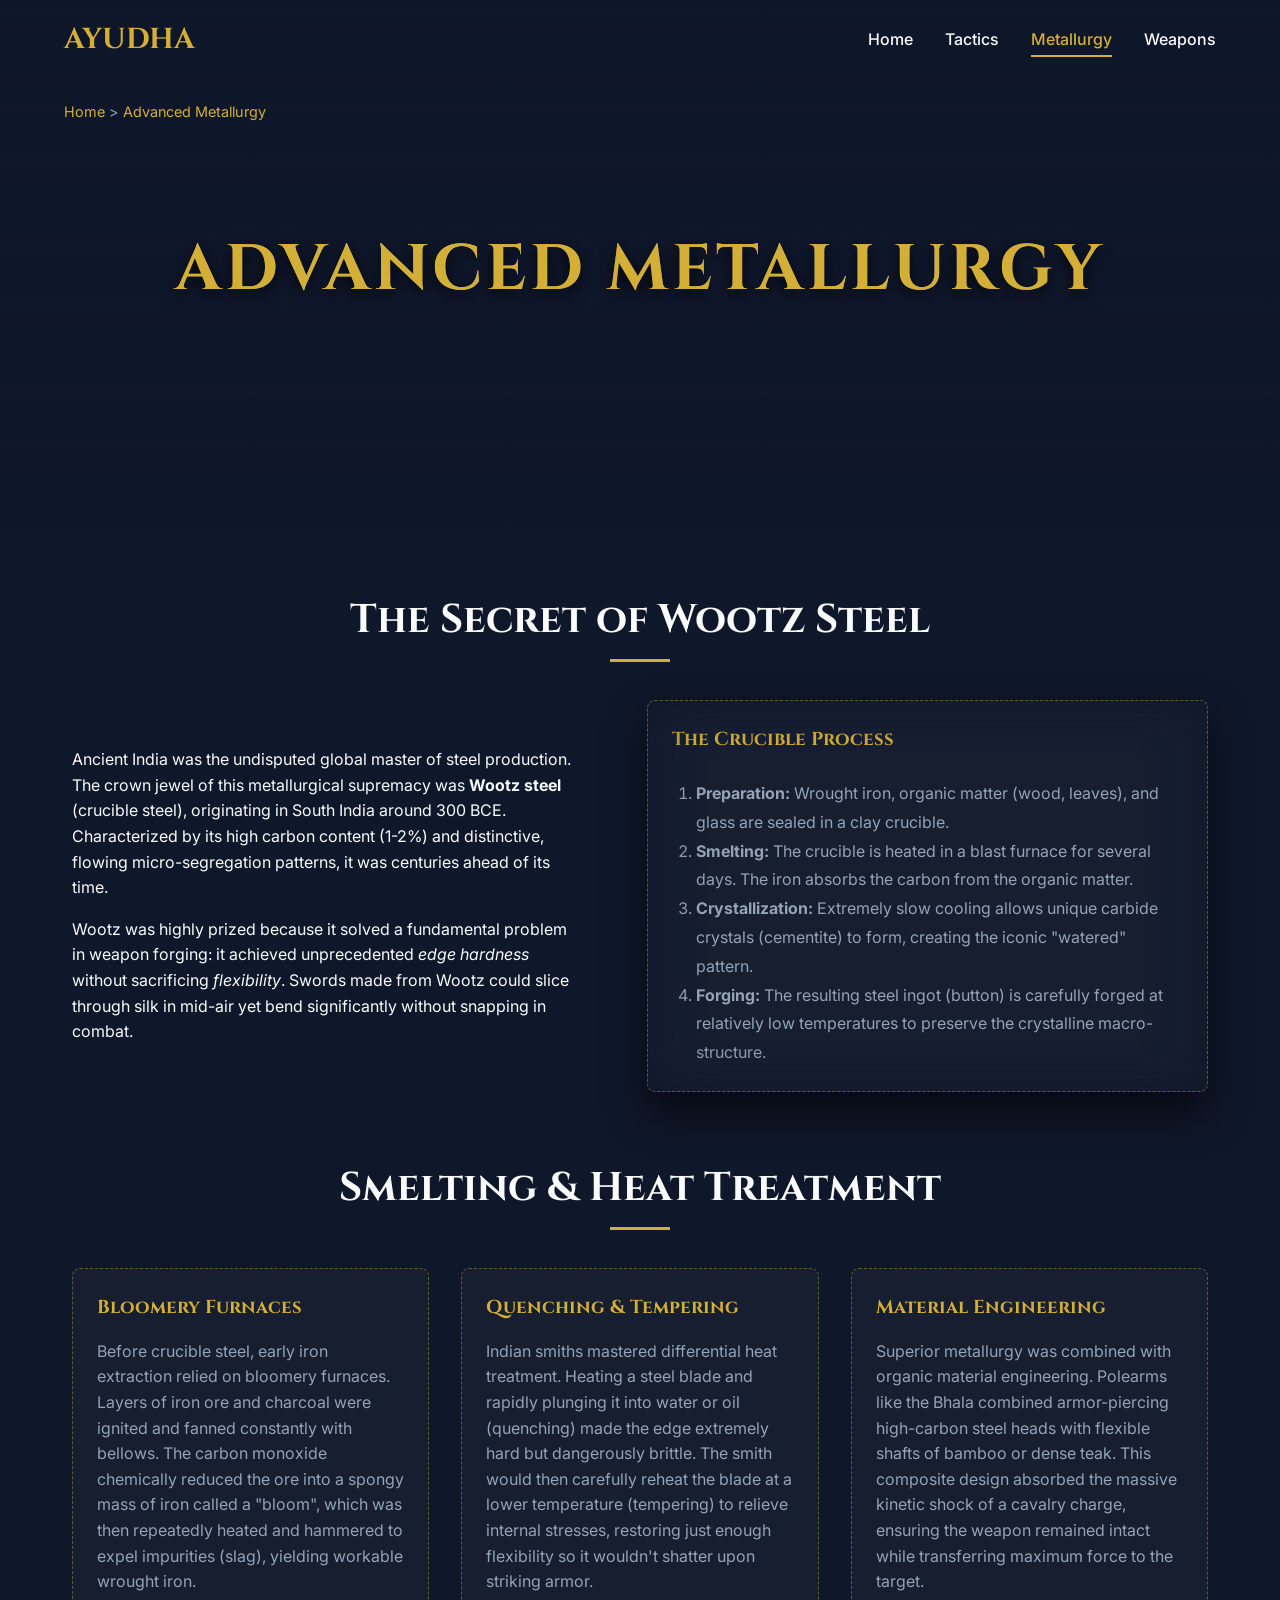
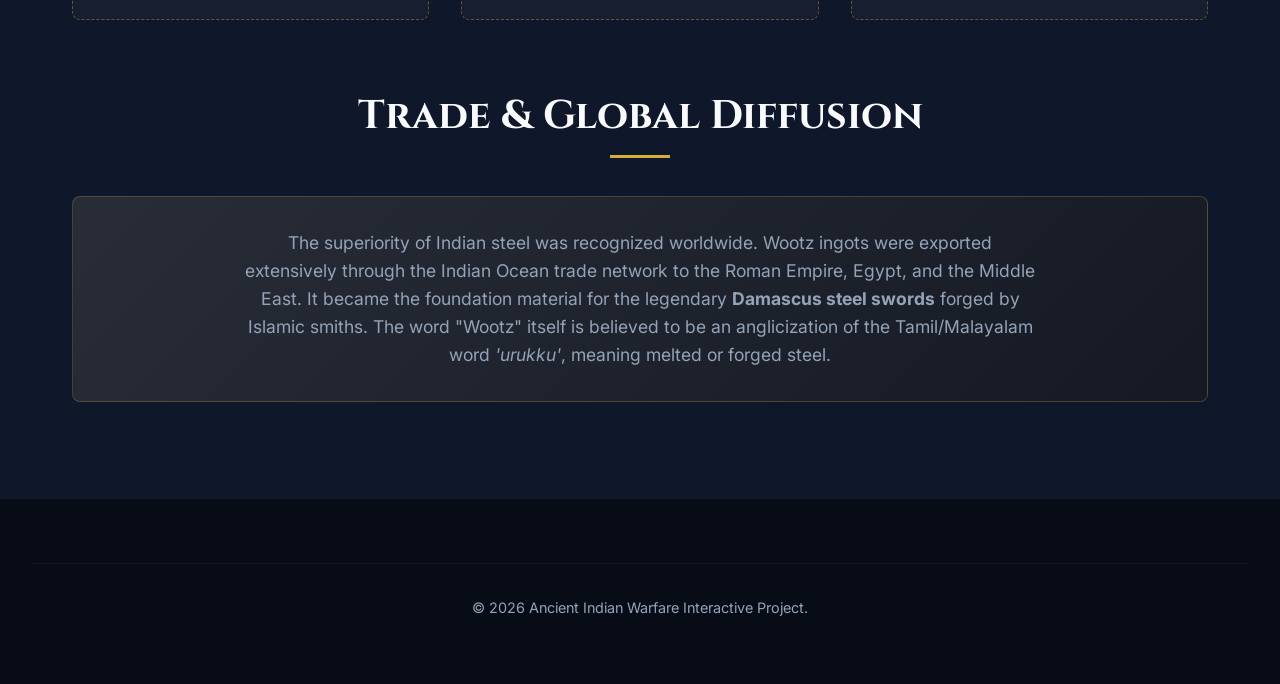
<file: ancient-indian-weapons/metallurgy.html>
<!DOCTYPE html>
<html lang="en">
<head>
  <meta charset="UTF-8">
  <meta name="viewport" content="width=device-width, initial-scale=1.0">
  <title>Advanced Metallurgy | Ancient Indian Warfare</title>
  <meta name="description" content="Uncover the secrets of Wootz steel, bloomery smelting, and supreme heat treatments in ancient India.">
  
  <link rel="preconnect" href="https://fonts.googleapis.com">
  <link rel="preconnect" href="https://fonts.gstatic.com" crossorigin>
  <link href="https://fonts.googleapis.com/css2?family=Cinzel:wght@400;700&family=Inter:wght@300;400;500;700&display=swap" rel="stylesheet">
  
  <link href="https://unpkg.com/aos@2.3.1/dist/aos.css" rel="stylesheet">
  <link rel="stylesheet" href="./css/styles.css">
  <link rel="stylesheet" href="./css/animations.css">
</head>
<body>
  <div id="loader"><div class="spinner"></div></div>

  <nav class="navbar">
    <a href="index.html" class="nav-brand glow-on-hover">AYUDHA</a>
    <div class="hamburger">☰</div>
    <ul class="nav-links">
      <li><a href="index.html" class="nav-link">Home</a></li>
      <li><a href="tactics.html" class="nav-link">Tactics</a></li>
      <li><a href="metallurgy.html" class="nav-link active">Metallurgy</a></li>
      <li><a href="index.html#categories" class="nav-link">Weapons</a></li>
    </ul>
  </nav>

  <header class="weapon-header parallax-bg" style="background-image: url('https://images.unsplash.com/photo-1605330366874-139b4f2c019a?auto=format&fit=crop&w=1920&q=80');">
    <div class="breadcrumb" style="z-index: 2;"><a href="index.html">Home</a> &gt; <span class="text-accent">Advanced Metallurgy</span></div>
    <h1 class="weapon-title text-metallic" data-aos="zoom-in" data-aos-duration="1000" style="z-index: 2;">Advanced Metallurgy</h1>
  </header>

  <main class="container" style="padding-bottom: 6rem;">
    <!-- Wootz Steel -->
    <section data-aos="fade-up" style="padding: 0 0 4rem 0;">
      <h2 class="section-title">The Secret of Wootz Steel</h2>
      <div class="split-layout">
        <div class="split-text">
          <p>Ancient India was the undisputed global master of steel production. The crown jewel of this metallurgical supremacy was <strong>Wootz steel</strong> (crucible steel), originating in South India around 300 BCE. Characterized by its high carbon content (1-2%) and distinctive, flowing micro-segregation patterns, it was centuries ahead of its time.</p>
          <p style="margin-top: 1rem;">Wootz was highly prized because it solved a fundamental problem in weapon forging: it achieved unprecedented <em>edge hardness</em> without sacrificing <em>flexibility</em>. Swords made from Wootz could slice through silk in mid-air yet bend significantly without snapping in combat.</p>
        </div>
        <div class="split-img diagram-box card-metallic">
          <h3 class="text-accent text-center" style="margin-bottom: 1.5rem;">The Crucible Process</h3>
          <ol style="color: var(--text-muted); padding-left: 1.5rem; line-height: 1.8;">
            <li><strong>Preparation:</strong> Wrought iron, organic matter (wood, leaves), and glass are sealed in a clay crucible.</li>
            <li><strong>Smelting:</strong> The crucible is heated in a blast furnace for several days. The iron absorbs the carbon from the organic matter.</li>
            <li><strong>Crystallization:</strong> Extremely slow cooling allows unique carbide crystals (cementite) to form, creating the iconic "watered" pattern.</li>
            <li><strong>Forging:</strong> The resulting steel ingot (button) is carefully forged at relatively low temperatures to preserve the crystalline macro-structure.</li>
          </ol>
        </div>
      </div>
    </section>

    <!-- Bloomery & Heat Treatment -->
    <section data-aos="fade-up" style="padding: 0 0 4rem 0;">
      <h2 class="section-title">Smelting & Heat Treatment</h2>
      <div class="grid-3">
        <div class="diagram-box" data-aos="fade-up">
          <h3 class="text-accent" style="margin-bottom: 1rem;">Bloomery Furnaces</h3>
          <p class="text-muted">Before crucible steel, early iron extraction relied on bloomery furnaces. Layers of iron ore and charcoal were ignited and fanned constantly with bellows. The carbon monoxide chemically reduced the ore into a spongy mass of iron called a "bloom", which was then repeatedly heated and hammered to expel impurities (slag), yielding workable wrought iron.</p>
        </div>
        <div class="diagram-box" data-aos="fade-up" data-aos-delay="100">
          <h3 class="text-accent" style="margin-bottom: 1rem;">Quenching & Tempering</h3>
          <p class="text-muted">Indian smiths mastered differential heat treatment. Heating a steel blade and rapidly plunging it into water or oil (quenching) made the edge extremely hard but dangerously brittle. The smith would then carefully reheat the blade at a lower temperature (tempering) to relieve internal stresses, restoring just enough flexibility so it wouldn't shatter upon striking armor.</p>
        </div>
        <div class="diagram-box" data-aos="fade-up" data-aos-delay="200">
          <h3 class="text-accent" style="margin-bottom: 1rem;">Material Engineering</h3>
          <p class="text-muted">Superior metallurgy was combined with organic material engineering. Polearms like the Bhala combined armor-piercing high-carbon steel heads with flexible shafts of bamboo or dense teak. This composite design absorbed the massive kinetic shock of a cavalry charge, ensuring the weapon remained intact while transferring maximum force to the target.</p>
        </div>
      </div>
    </section>

    <!-- Global Trade -->
    <section data-aos="fade-up" style="padding: 0;">
      <h2 class="section-title">Trade & Global Diffusion</h2>
      <div class="card card-metallic" style="padding: 2rem; text-align: center;">
        <p class="text-muted" style="max-width: 800px; margin: 0 auto; font-size: 1.1rem;">
          The superiority of Indian steel was recognized worldwide. Wootz ingots were exported extensively through the Indian Ocean trade network to the Roman Empire, Egypt, and the Middle East. It became the foundation material for the legendary <strong>Damascus steel swords</strong> forged by Islamic smiths. The word "Wootz" itself is believed to be an anglicization of the Tamil/Malayalam word <em>'urukku'</em>, meaning melted or forged steel.
        </p>
      </div>
    </section>
  </main>

  <!-- Footer -->
  <footer>
    <div class="footer-bottom" style="margin-top: 0; padding: 2rem; text-align: center; color: var(--text-muted); border-top: 1px solid rgba(255,255,255,0.05); background: #080c17;">
      &copy; 2026 Ancient Indian Warfare Interactive Project.
    </div>
  </footer>

  <button id="backToTop" class="back-to-top" title="Back to Top">&uarr;</button>

  <script src="https://unpkg.com/aos@2.3.1/dist/aos.js"></script>
  <script src="./js/scroll-animations.js"></script>
  <script src="./js/main.js"></script>
</body>
</html>
</file>
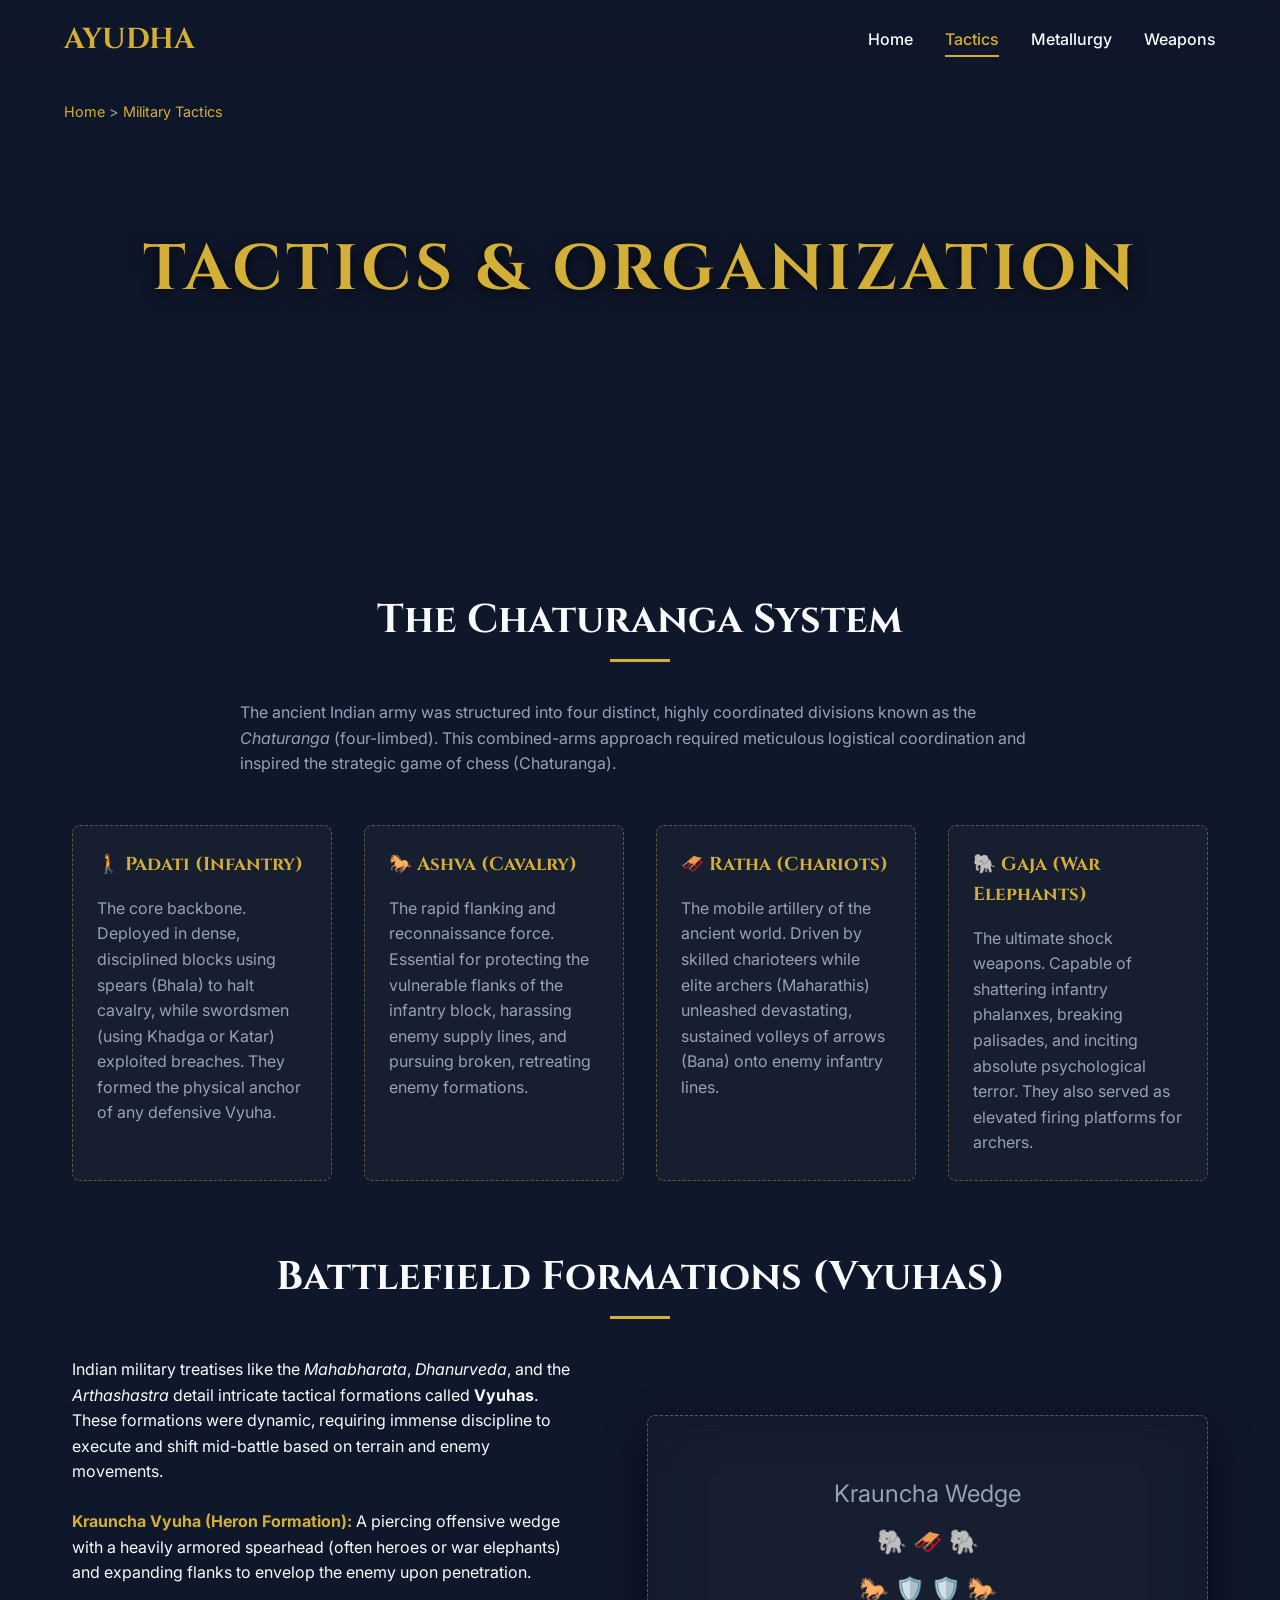
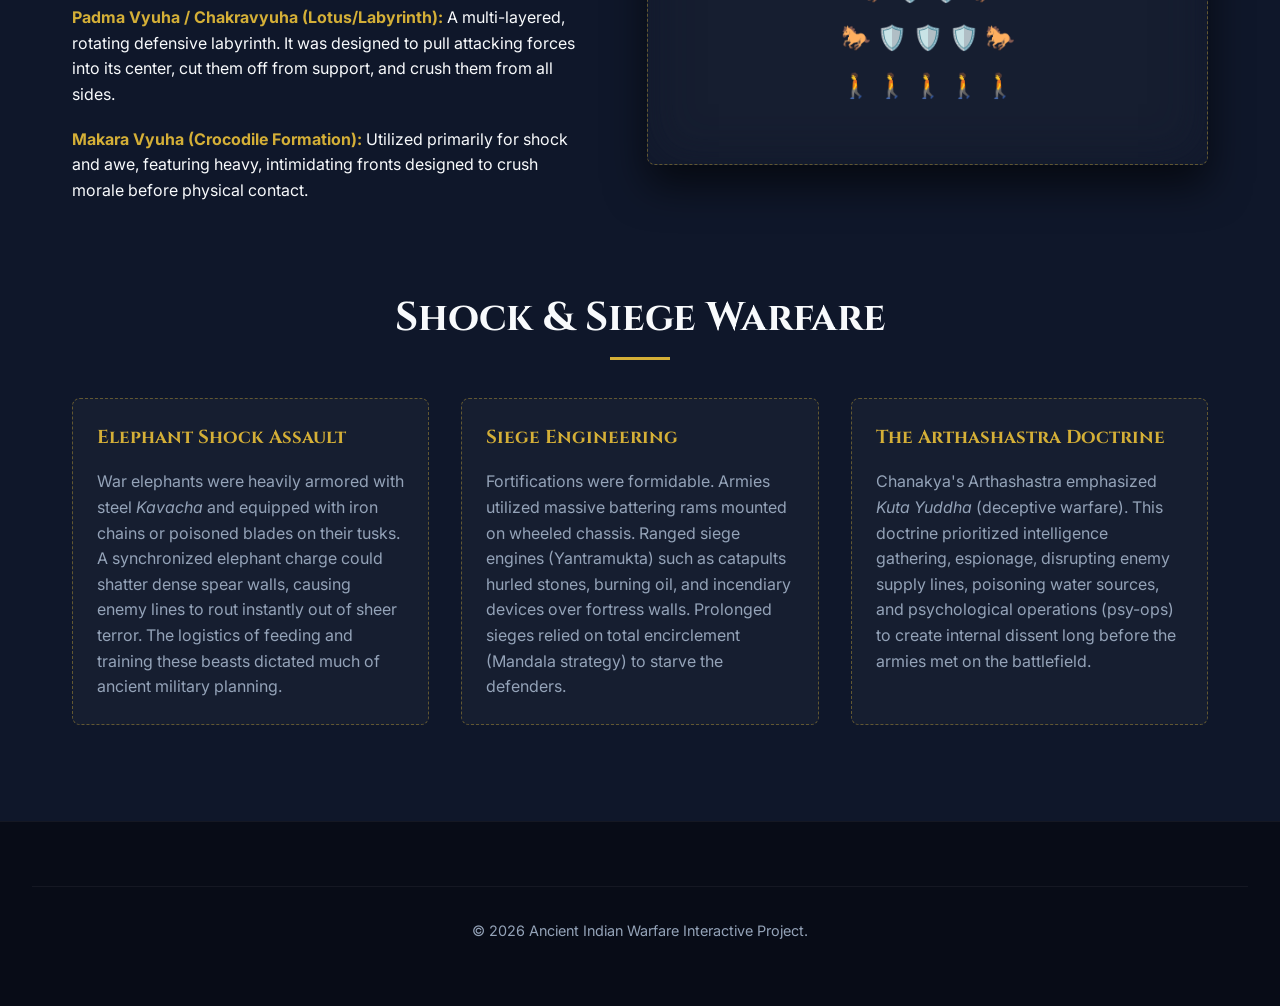
<file: ancient-indian-weapons/tactics.html>
<!DOCTYPE html>
<html lang="en">
<head>
  <meta charset="UTF-8">
  <meta name="viewport" content="width=device-width, initial-scale=1.0">
  <title>Military Tactics & Organization | Ancient Indian Warfare</title>
  <meta name="description" content="Discover the Chaturanga system, ancient military tactics, elephant shock warfare, and the strategies of the Arthashastra.">
  
  <link rel="preconnect" href="https://fonts.googleapis.com">
  <link rel="preconnect" href="https://fonts.gstatic.com" crossorigin>
  <link href="https://fonts.googleapis.com/css2?family=Cinzel:wght@400;700&family=Inter:wght@300;400;500;700&display=swap" rel="stylesheet">
  
  <link href="https://unpkg.com/aos@2.3.1/dist/aos.css" rel="stylesheet">
  <link rel="stylesheet" href="./css/styles.css">
  <link rel="stylesheet" href="./css/animations.css">
</head>
<body>
  <div id="loader"><div class="spinner"></div></div>

  <nav class="navbar">
    <a href="index.html" class="nav-brand glow-on-hover">AYUDHA</a>
    <div class="hamburger">☰</div>
    <ul class="nav-links">
      <li><a href="index.html" class="nav-link">Home</a></li>
      <li><a href="tactics.html" class="nav-link active">Tactics</a></li>
      <li><a href="metallurgy.html" class="nav-link">Metallurgy</a></li>
      <li><a href="index.html#categories" class="nav-link">Weapons</a></li>
    </ul>
  </nav>

  <header class="weapon-header parallax-bg war-map">
    <div class="breadcrumb" style="z-index: 2;"><a href="index.html">Home</a> &gt; <span class="text-accent">Military Tactics</span></div>
    <h1 class="weapon-title" data-aos="zoom-in" data-aos-duration="1000" style="z-index: 2;">Tactics & Organization</h1>
  </header>

  <main class="container" style="padding-bottom: 6rem;">
    <!-- Chaturanga System -->
    <section data-aos="fade-up" style="padding: 0 0 4rem 0;">
      <h2 class="section-title">The Chaturanga System</h2>
      <p class="text-center text-muted" style="max-width: 800px; margin: 0 auto 3rem;">The ancient Indian army was structured into four distinct, highly coordinated divisions known as the <em>Chaturanga</em> (four-limbed). This combined-arms approach required meticulous logistical coordination and inspired the strategic game of chess (Chaturanga).</p>
      
      <div class="grid-3" style="grid-template-columns: repeat(auto-fit, minmax(250px, 1fr));">
        <div class="diagram-box card-metallic" data-aos="fade-up" data-aos-delay="100">
          <h3 class="text-accent" style="margin-bottom: 1rem;">🚶 Padati (Infantry)</h3>
          <p class="text-muted">The core backbone. Deployed in dense, disciplined blocks using spears (Bhala) to halt cavalry, while swordsmen (using Khadga or Katar) exploited breaches. They formed the physical anchor of any defensive Vyuha.</p>
        </div>
        <div class="diagram-box card-metallic" data-aos="fade-up" data-aos-delay="200">
          <h3 class="text-accent" style="margin-bottom: 1rem;">🐎 Ashva (Cavalry)</h3>
          <p class="text-muted">The rapid flanking and reconnaissance force. Essential for protecting the vulnerable flanks of the infantry block, harassing enemy supply lines, and pursuing broken, retreating enemy formations.</p>
        </div>
        <div class="diagram-box card-metallic" data-aos="fade-up" data-aos-delay="300">
          <h3 class="text-accent" style="margin-bottom: 1rem;">🛷 Ratha (Chariots)</h3>
          <p class="text-muted">The mobile artillery of the ancient world. Driven by skilled charioteers while elite archers (Maharathis) unleashed devastating, sustained volleys of arrows (Bana) onto enemy infantry lines.</p>
        </div>
        <div class="diagram-box card-metallic" data-aos="fade-up" data-aos-delay="400">
          <h3 class="text-accent" style="margin-bottom: 1rem;">🐘 Gaja (War Elephants)</h3>
          <p class="text-muted">The ultimate shock weapons. Capable of shattering infantry phalanxes, breaking palisades, and inciting absolute psychological terror. They also served as elevated firing platforms for archers.</p>
        </div>
      </div>
    </section>

    <!-- Battlefield Tactics -->
    <section data-aos="fade-up" style="padding: 0 0 4rem 0;">
      <h2 class="section-title">Battlefield Formations (Vyuhas)</h2>
      <div class="split-layout">
        <div class="split-text">
          <p>Indian military treatises like the <em>Mahabharata</em>, <em>Dhanurveda</em>, and the <em>Arthashastra</em> detail intricate tactical formations called <strong>Vyuhas</strong>. These formations were dynamic, requiring immense discipline to execute and shift mid-battle based on terrain and enemy movements.</p>
          <ul style="list-style: none; padding: 0; margin-top: 1.5rem;">
            <li style="margin-bottom: 1.2rem;"><strong class="text-accent">Krauncha Vyuha (Heron Formation):</strong> A piercing offensive wedge with a heavily armored spearhead (often heroes or war elephants) and expanding flanks to envelop the enemy upon penetration.</li>
            <li style="margin-bottom: 1.2rem;"><strong class="text-accent">Padma Vyuha / Chakravyuha (Lotus/Labyrinth):</strong> A multi-layered, rotating defensive labyrinth. It was designed to pull attacking forces into its center, cut them off from support, and crush them from all sides.</li>
            <li style="margin-bottom: 1.2rem;"><strong class="text-accent">Makara Vyuha (Crocodile Formation):</strong> Utilized primarily for shock and awe, featuring heavy, intimidating fronts designed to crush morale before physical contact.</li>
          </ul>
        </div>
        <div class="split-img diagram-box card-metallic" style="text-align: center; display: flex; align-items: center; justify-content: center; height: 350px;">
          <div style="font-size: 1.5rem; line-height: 2;">
            <span style="color: var(--text-muted);">Krauncha Wedge</span><br>
            <span style="color: var(--accent);">🐘 🛷 🐘</span><br>
            <span style="color: #cbd5e1;">🐎 🛡️ 🛡️ 🐎</span><br>
            <span style="color: #94a3b8;">🐎 🛡️ 🛡️ 🛡️ 🐎</span><br>
            <span style="color: #64748b;">🚶 🚶 🚶 🚶 🚶</span>
          </div>
        </div>
      </div>
    </section>

    <!-- Elephant & Siege Warfare -->
    <section data-aos="fade-up" style="padding: 0;">
      <h2 class="section-title">Shock & Siege Warfare</h2>
      <div class="grid-3">
        <div class="diagram-box" data-aos="zoom-in">
          <h3 class="text-accent" style="margin-bottom: 1rem;">Elephant Shock Assault</h3>
          <p class="text-muted">War elephants were heavily armored with steel <em>Kavacha</em> and equipped with iron chains or poisoned blades on their tusks. A synchronized elephant charge could shatter dense spear walls, causing enemy lines to rout instantly out of sheer terror. The logistics of feeding and training these beasts dictated much of ancient military planning.</p>
        </div>
        <div class="diagram-box" data-aos="zoom-in" data-aos-delay="100">
          <h3 class="text-accent" style="margin-bottom: 1rem;">Siege Engineering</h3>
          <p class="text-muted">Fortifications were formidable. Armies utilized massive battering rams mounted on wheeled chassis. Ranged siege engines (Yantramukta) such as catapults hurled stones, burning oil, and incendiary devices over fortress walls. Prolonged sieges relied on total encirclement (Mandala strategy) to starve the defenders.</p>
        </div>
        <div class="diagram-box" data-aos="zoom-in" data-aos-delay="200">
          <h3 class="text-accent" style="margin-bottom: 1rem;">The Arthashastra Doctrine</h3>
          <p class="text-muted">Chanakya's Arthashastra emphasized <em>Kuta Yuddha</em> (deceptive warfare). This doctrine prioritized intelligence gathering, espionage, disrupting enemy supply lines, poisoning water sources, and psychological operations (psy-ops) to create internal dissent long before the armies met on the battlefield.</p>
        </div>
      </div>
    </section>
  </main>

  <!-- Footer -->
  <footer>
    <div class="footer-bottom" style="margin-top: 0; padding: 2rem; text-align: center; color: var(--text-muted); border-top: 1px solid rgba(255,255,255,0.05); background: #080c17;">
      &copy; 2026 Ancient Indian Warfare Interactive Project.
    </div>
  </footer>

  <button id="backToTop" class="back-to-top" title="Back to Top">&uarr;</button>

  <script src="https://unpkg.com/aos@2.3.1/dist/aos.js"></script>
  <script src="./js/scroll-animations.js"></script>
  <script src="./js/main.js"></script>
</body>
</html>
</file>
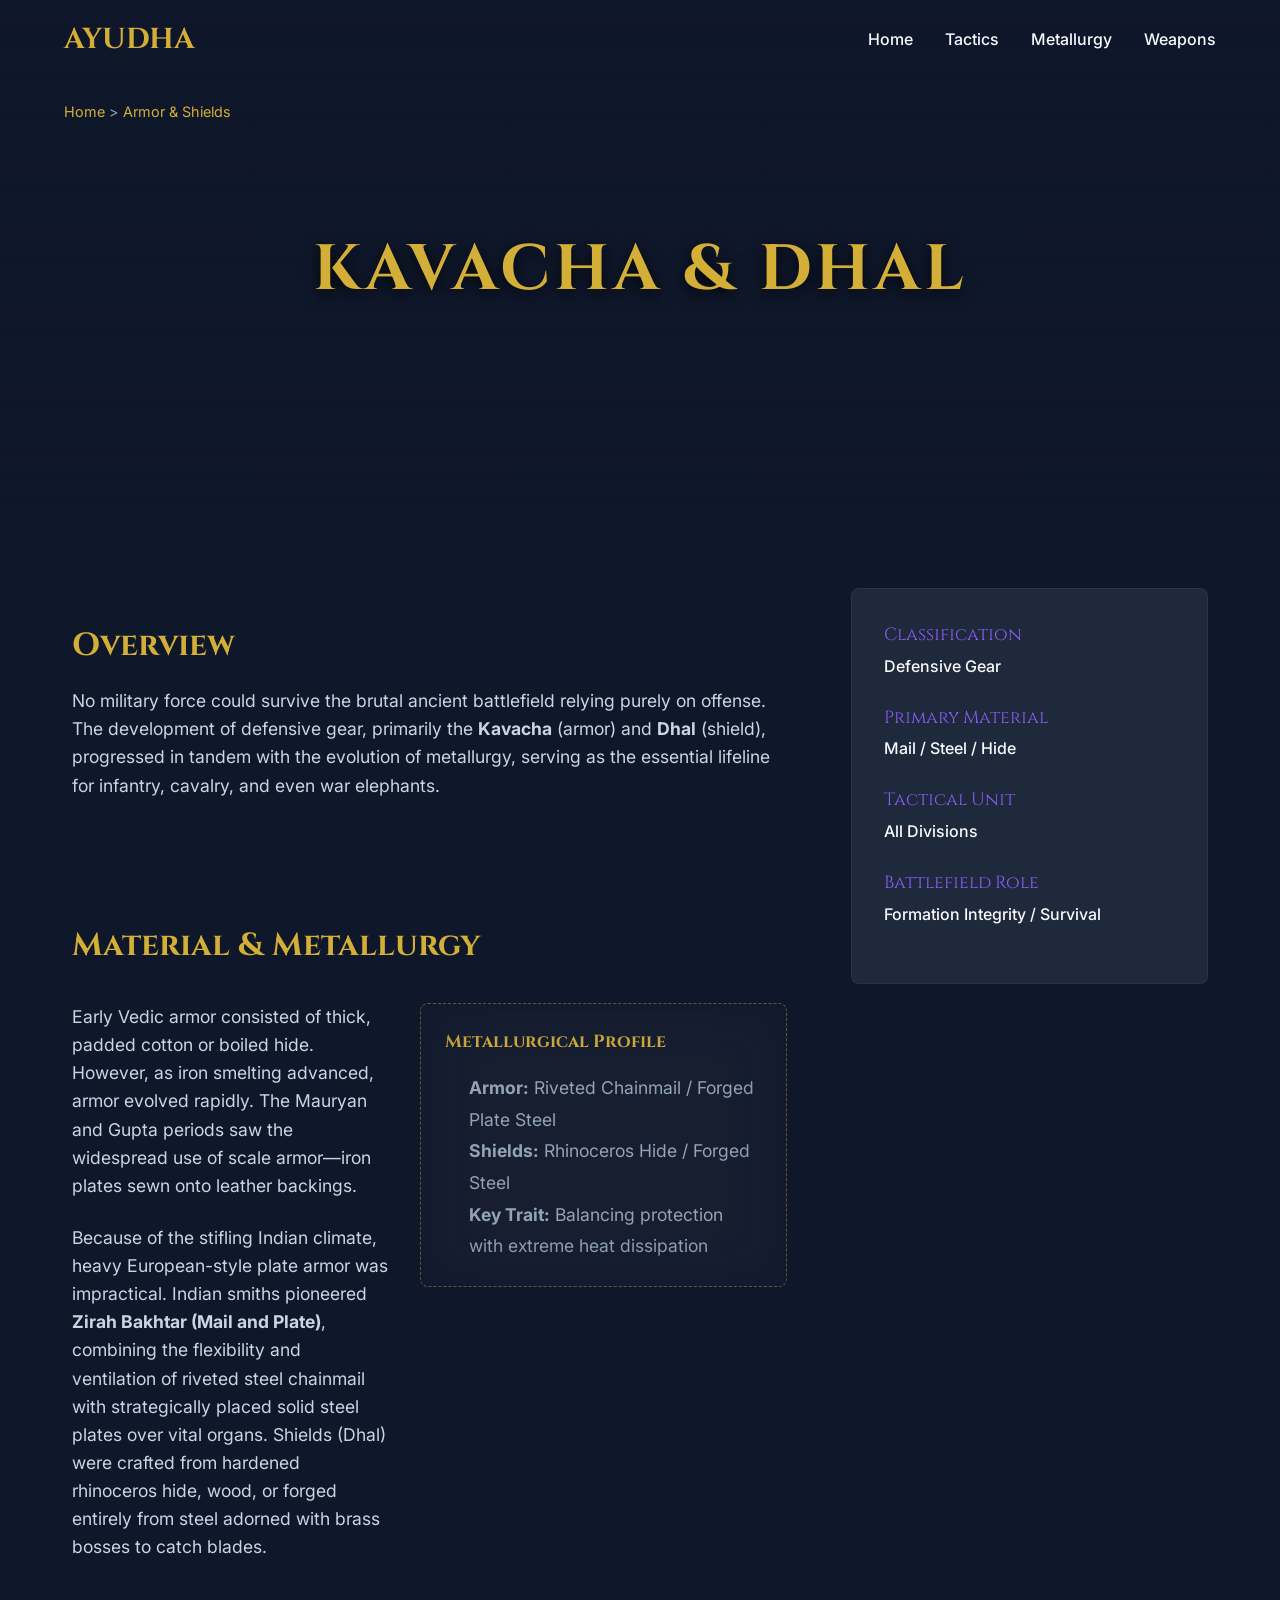
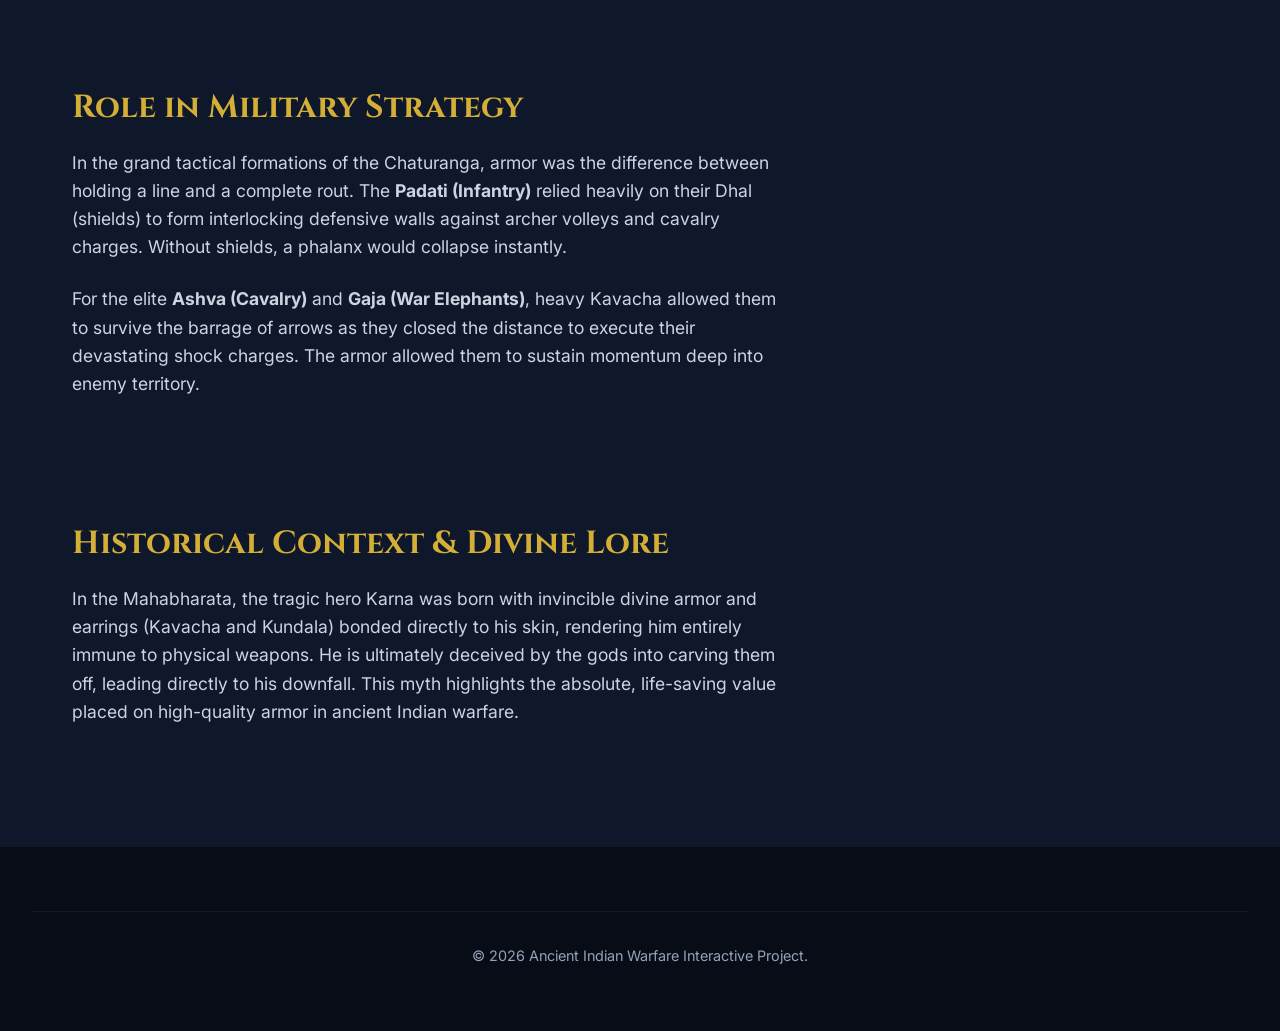
<file: ancient-indian-weapons/weapons/armor.html>
<!DOCTYPE html>
<html lang="en">
<head>
  <meta charset="UTF-8">
  <meta name="viewport" content="width=device-width, initial-scale=1.0">
  <title>Defensive Gear & Armor | Ancient Indian Weapons</title>
  
  <link rel="preconnect" href="https://fonts.googleapis.com">
  <link rel="preconnect" href="https://fonts.gstatic.com" crossorigin>
  <link href="https://fonts.googleapis.com/css2?family=Cinzel:wght@400;700&family=Inter:wght@300;400;500;700&display=swap" rel="stylesheet">
  
  <link href="https://unpkg.com/aos@2.3.1/dist/aos.css" rel="stylesheet">
  <link rel="stylesheet" href="../css/styles.css">
  <link rel="stylesheet" href="../css/animations.css">
</head>
<body>
  <div id="loader"><div class="spinner"></div></div>

  <nav class="navbar">
    <a href="../index.html" class="nav-brand glow-on-hover">AYUDHA</a>
    <div class="hamburger">☰</div>
    <ul class="nav-links">
      <li><a href="../index.html" class="nav-link">Home</a></li>
      <li><a href="../tactics.html" class="nav-link">Tactics</a></li>
      <li><a href="../metallurgy.html" class="nav-link">Metallurgy</a></li>
      <li><a href="../index.html#categories" class="nav-link">Weapons</a></li>
    </ul>
  </nav>

  <header class="weapon-header parallax-bg" style="background-image: url('https://images.unsplash.com/photo-1594964648750-8b0106093fc5?auto=format&fit=crop&w=1920&q=80');">
    <div class="breadcrumb"><a href="../index.html">Home</a> &gt; <span class="text-accent">Armor & Shields</span></div>
    <h1 class="weapon-title" data-aos="zoom-in" data-aos-duration="1000">Kavacha & Dhal</h1>
  </header>

  <main class="container" style="padding-bottom: 6rem;">
    <div class="weapon-content">
      <div class="weapon-main">
        <section data-aos="fade-up" style="padding: 0 0 4rem 0;">
          <h2>Overview</h2>
          <p>No military force could survive the brutal ancient battlefield relying purely on offense. The development of defensive gear, primarily the <strong>Kavacha</strong> (armor) and <strong>Dhal</strong> (shield), progressed in tandem with the evolution of metallurgy, serving as the essential lifeline for infantry, cavalry, and even war elephants.</p>
        </section>
        
        <section data-aos="fade-up" style="padding: 0 0 4rem 0;">
          <h2>Material & Metallurgy</h2>
          <div class="split-layout" style="gap: 2rem; margin-top: 2rem; align-items: flex-start;">
            <div class="split-text">
              <p>Early Vedic armor consisted of thick, padded cotton or boiled hide. However, as iron smelting advanced, armor evolved rapidly. The Mauryan and Gupta periods saw the widespread use of scale armor—iron plates sewn onto leather backings.</p>
              <p style="margin-top: 1rem;">Because of the stifling Indian climate, heavy European-style plate armor was impractical. Indian smiths pioneered <strong>Zirah Bakhtar (Mail and Plate)</strong>, combining the flexibility and ventilation of riveted steel chainmail with strategically placed solid steel plates over vital organs. Shields (Dhal) were crafted from hardened rhinoceros hide, wood, or forged entirely from steel adorned with brass bosses to catch blades.</p>
            </div>
            <div class="split-img diagram-box card-metallic" style="box-shadow: none;">
              <h4 class="text-accent">Metallurgical Profile</h4>
              <ul style="color: var(--text-muted); margin-top: 1rem; padding-left: 1.5rem; line-height: 1.8;">
                <li><strong>Armor:</strong> Riveted Chainmail / Forged Plate Steel</li>
                <li><strong>Shields:</strong> Rhinoceros Hide / Forged Steel</li>
                <li><strong>Key Trait:</strong> Balancing protection with extreme heat dissipation</li>
              </ul>
            </div>
          </div>
        </section>

        <section data-aos="fade-up" style="padding: 0 0 4rem 0;">
          <h2>Role in Military Strategy</h2>
          <p>In the grand tactical formations of the Chaturanga, armor was the difference between holding a line and a complete rout. The <strong>Padati (Infantry)</strong> relied heavily on their Dhal (shields) to form interlocking defensive walls against archer volleys and cavalry charges. Without shields, a phalanx would collapse instantly.</p>
          <p style="margin-top: 1rem;">For the elite <strong>Ashva (Cavalry)</strong> and <strong>Gaja (War Elephants)</strong>, heavy Kavacha allowed them to survive the barrage of arrows as they closed the distance to execute their devastating shock charges. The armor allowed them to sustain momentum deep into enemy territory.</p>
        </section>

        <section data-aos="fade-up" style="padding: 0;">
          <h2>Historical Context & Divine Lore</h2>
          <p>In the Mahabharata, the tragic hero Karna was born with invincible divine armor and earrings (Kavacha and Kundala) bonded directly to his skin, rendering him entirely immune to physical weapons. He is ultimately deceived by the gods into carving them off, leading directly to his downfall. This myth highlights the absolute, life-saving value placed on high-quality armor in ancient Indian warfare.</p>
        </section>
      </div>

      <aside class="weapon-sidebar" data-aos="fade-left">
        <div class="sidebar-stat">
          <div class="sidebar-stat-title">Classification</div>
          <div class="sidebar-stat-val">Defensive Gear</div>
        </div>
        <div class="sidebar-stat">
          <div class="sidebar-stat-title">Primary Material</div>
          <div class="sidebar-stat-val">Mail / Steel / Hide</div>
        </div>
        <div class="sidebar-stat">
          <div class="sidebar-stat-title">Tactical Unit</div>
          <div class="sidebar-stat-val">All Divisions</div>
        </div>
        <div class="sidebar-stat">
          <div class="sidebar-stat-title">Battlefield Role</div>
          <div class="sidebar-stat-val">Formation Integrity / Survival</div>
        </div>
      </aside>
    </div>
  </main>

  <footer>
    <div class="footer-bottom" style="margin-top: 0; padding: 2rem; text-align: center; color: var(--text-muted); border-top: 1px solid rgba(255,255,255,0.05); background: #080c17;">
      &copy; 2026 Ancient Indian Warfare Interactive Project.
    </div>
  </footer>

  <button id="backToTop" class="back-to-top" title="Back to Top">&uarr;</button>

  <script src="https://unpkg.com/aos@2.3.1/dist/aos.js"></script>
  <script src="../js/scroll-animations.js"></script>
  <script src="../js/main.js"></script>
</body>
</html>
</file>
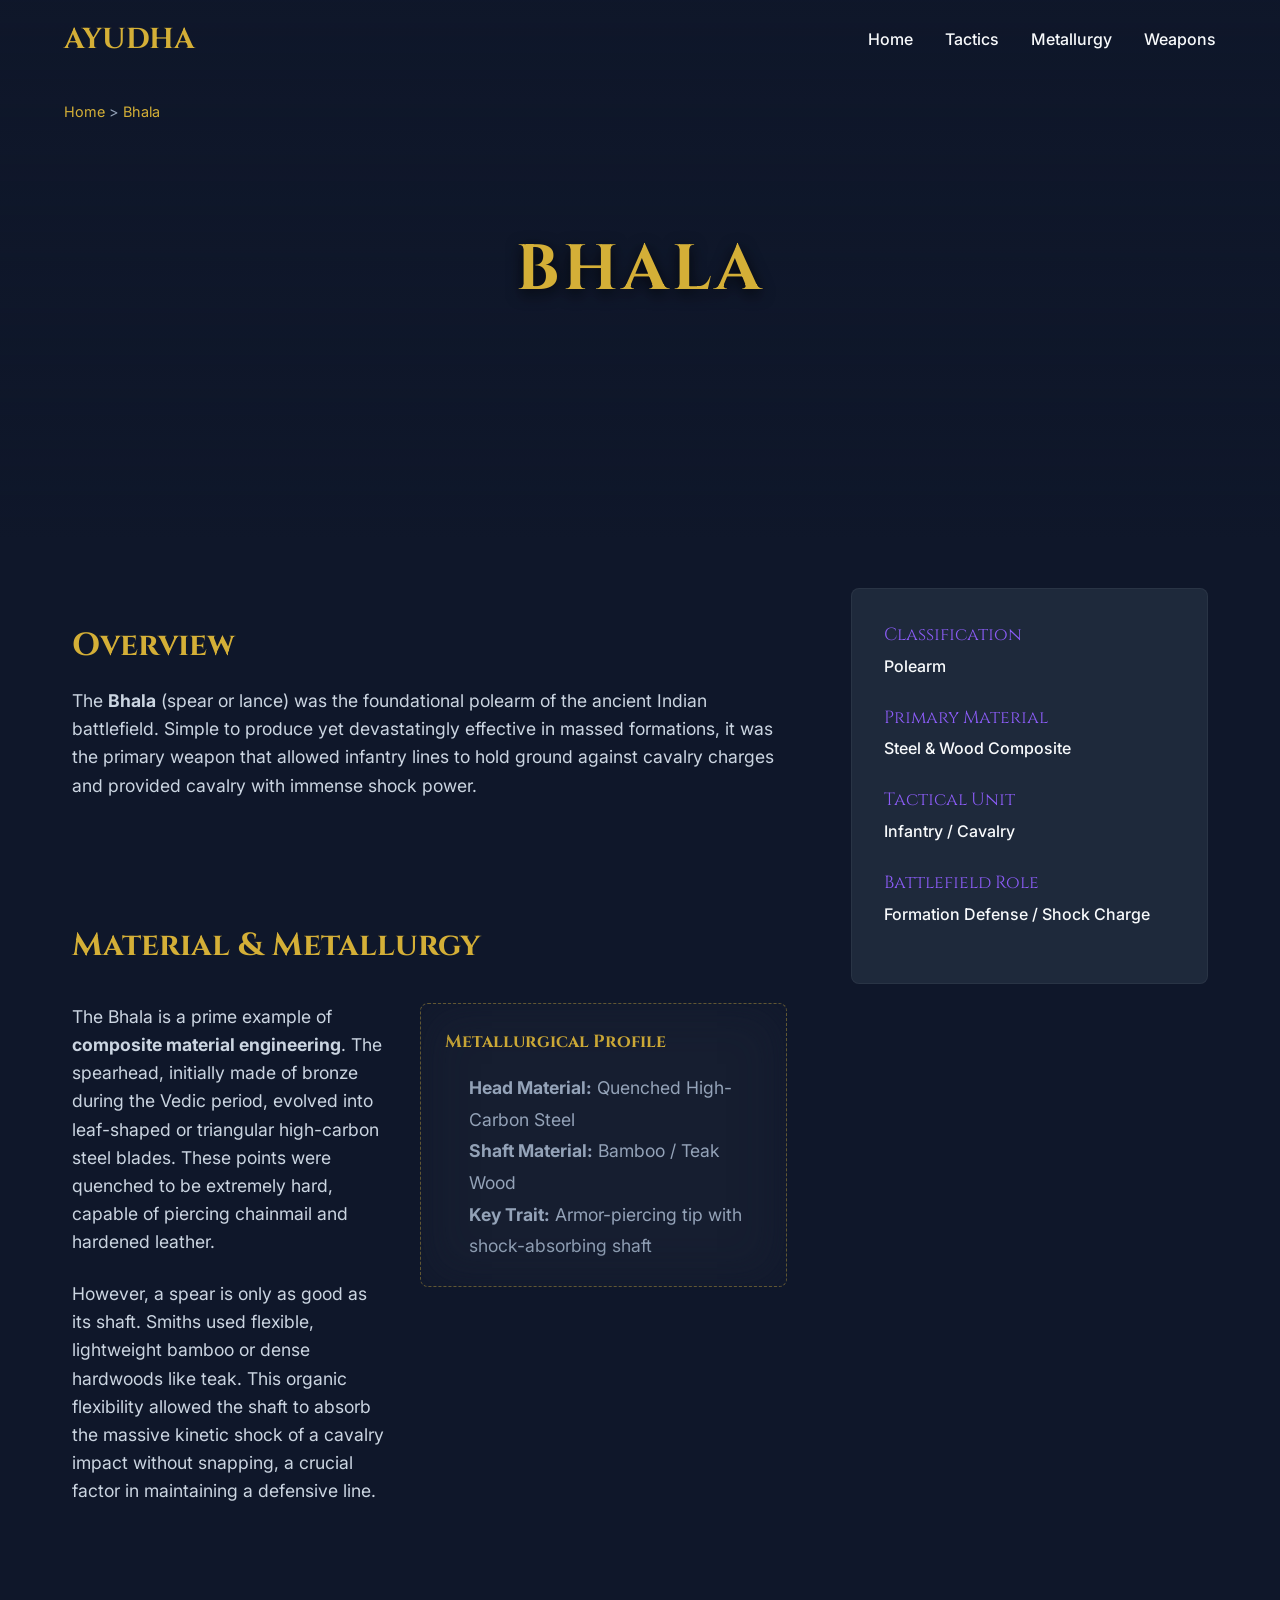
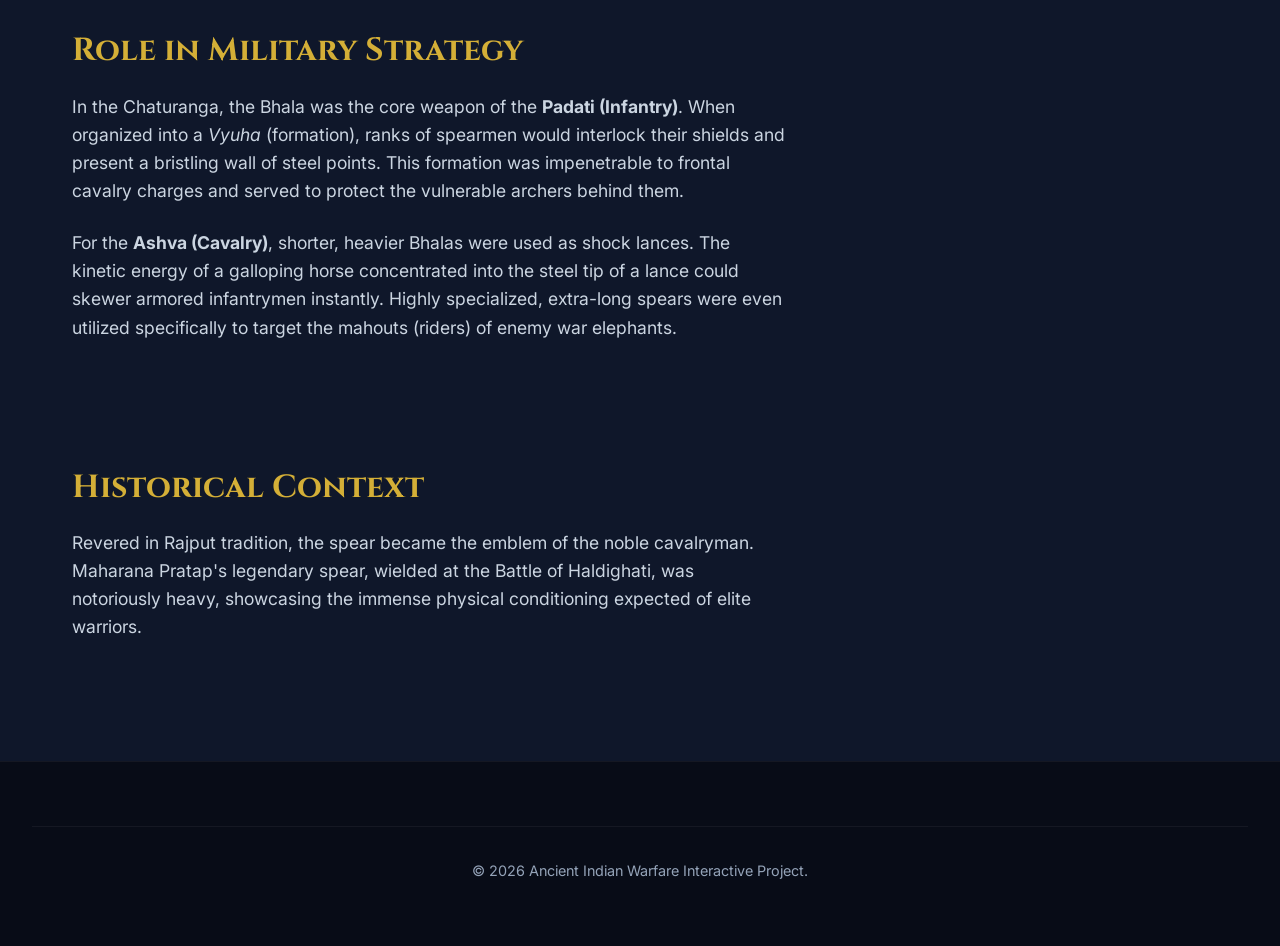
<file: ancient-indian-weapons/weapons/bhala.html>
<!DOCTYPE html>
<html lang="en">
<head>
  <meta charset="UTF-8">
  <meta name="viewport" content="width=device-width, initial-scale=1.0">
  <title>Bhala (Spear) | Ancient Indian Weapons</title>
  
  <link rel="preconnect" href="https://fonts.googleapis.com">
  <link rel="preconnect" href="https://fonts.gstatic.com" crossorigin>
  <link href="https://fonts.googleapis.com/css2?family=Cinzel:wght@400;700&family=Inter:wght@300;400;500;700&display=swap" rel="stylesheet">
  
  <link href="https://unpkg.com/aos@2.3.1/dist/aos.css" rel="stylesheet">
  <link rel="stylesheet" href="../css/styles.css">
  <link rel="stylesheet" href="../css/animations.css">
</head>
<body>
  <div id="loader"><div class="spinner"></div></div>

  <nav class="navbar">
    <a href="../index.html" class="nav-brand glow-on-hover">AYUDHA</a>
    <div class="hamburger">☰</div>
    <ul class="nav-links">
      <li><a href="../index.html" class="nav-link">Home</a></li>
      <li><a href="../tactics.html" class="nav-link">Tactics</a></li>
      <li><a href="../metallurgy.html" class="nav-link">Metallurgy</a></li>
      <li><a href="../index.html#categories" class="nav-link">Weapons</a></li>
    </ul>
  </nav>

  <header class="weapon-header parallax-bg" style="background-image: url('https://images.unsplash.com/photo-1589574889505-1cb66bf8a0cc?auto=format&fit=crop&w=1920&q=80');">
    <div class="breadcrumb"><a href="../index.html">Home</a> &gt; <span class="text-accent">Bhala</span></div>
    <h1 class="weapon-title" data-aos="zoom-in" data-aos-duration="1000">Bhala</h1>
  </header>

  <main class="container" style="padding-bottom: 6rem;">
    <div class="weapon-content">
      <div class="weapon-main">
        <section data-aos="fade-up" style="padding: 0 0 4rem 0;">
          <h2>Overview</h2>
          <p>The <strong>Bhala</strong> (spear or lance) was the foundational polearm of the ancient Indian battlefield. Simple to produce yet devastatingly effective in massed formations, it was the primary weapon that allowed infantry lines to hold ground against cavalry charges and provided cavalry with immense shock power.</p>
        </section>
        
        <section data-aos="fade-up" style="padding: 0 0 4rem 0;">
          <h2>Material & Metallurgy</h2>
          <div class="split-layout" style="gap: 2rem; margin-top: 2rem; align-items: flex-start;">
            <div class="split-text">
              <p>The Bhala is a prime example of <strong>composite material engineering</strong>. The spearhead, initially made of bronze during the Vedic period, evolved into leaf-shaped or triangular high-carbon steel blades. These points were quenched to be extremely hard, capable of piercing chainmail and hardened leather.</p>
              <p style="margin-top: 1rem;">However, a spear is only as good as its shaft. Smiths used flexible, lightweight bamboo or dense hardwoods like teak. This organic flexibility allowed the shaft to absorb the massive kinetic shock of a cavalry impact without snapping, a crucial factor in maintaining a defensive line.</p>
            </div>
            <div class="split-img diagram-box card-metallic" style="box-shadow: none;">
              <h4 class="text-accent">Metallurgical Profile</h4>
              <ul style="color: var(--text-muted); margin-top: 1rem; padding-left: 1.5rem; line-height: 1.8;">
                <li><strong>Head Material:</strong> Quenched High-Carbon Steel</li>
                <li><strong>Shaft Material:</strong> Bamboo / Teak Wood</li>
                <li><strong>Key Trait:</strong> Armor-piercing tip with shock-absorbing shaft</li>
              </ul>
            </div>
          </div>
        </section>

        <section data-aos="fade-up" style="padding: 0 0 4rem 0;">
          <h2>Role in Military Strategy</h2>
          <p>In the Chaturanga, the Bhala was the core weapon of the <strong>Padati (Infantry)</strong>. When organized into a <em>Vyuha</em> (formation), ranks of spearmen would interlock their shields and present a bristling wall of steel points. This formation was impenetrable to frontal cavalry charges and served to protect the vulnerable archers behind them.</p>
          <p style="margin-top: 1rem;">For the <strong>Ashva (Cavalry)</strong>, shorter, heavier Bhalas were used as shock lances. The kinetic energy of a galloping horse concentrated into the steel tip of a lance could skewer armored infantrymen instantly. Highly specialized, extra-long spears were even utilized specifically to target the mahouts (riders) of enemy war elephants.</p>
        </section>

        <section data-aos="fade-up" style="padding: 0;">
          <h2>Historical Context</h2>
          <p>Revered in Rajput tradition, the spear became the emblem of the noble cavalryman. Maharana Pratap's legendary spear, wielded at the Battle of Haldighati, was notoriously heavy, showcasing the immense physical conditioning expected of elite warriors.</p>
        </section>
      </div>

      <aside class="weapon-sidebar" data-aos="fade-left">
        <div class="sidebar-stat">
          <div class="sidebar-stat-title">Classification</div>
          <div class="sidebar-stat-val">Polearm</div>
        </div>
        <div class="sidebar-stat">
          <div class="sidebar-stat-title">Primary Material</div>
          <div class="sidebar-stat-val">Steel & Wood Composite</div>
        </div>
        <div class="sidebar-stat">
          <div class="sidebar-stat-title">Tactical Unit</div>
          <div class="sidebar-stat-val">Infantry / Cavalry</div>
        </div>
        <div class="sidebar-stat">
          <div class="sidebar-stat-title">Battlefield Role</div>
          <div class="sidebar-stat-val">Formation Defense / Shock Charge</div>
        </div>
      </aside>
    </div>
  </main>

  <footer>
    <div class="footer-bottom" style="margin-top: 0; padding: 2rem; text-align: center; color: var(--text-muted); border-top: 1px solid rgba(255,255,255,0.05); background: #080c17;">
      &copy; 2026 Ancient Indian Warfare Interactive Project.
    </div>
  </footer>

  <button id="backToTop" class="back-to-top" title="Back to Top">&uarr;</button>

  <script src="https://unpkg.com/aos@2.3.1/dist/aos.js"></script>
  <script src="../js/scroll-animations.js"></script>
  <script src="../js/main.js"></script>
</body>
</html>
</file>
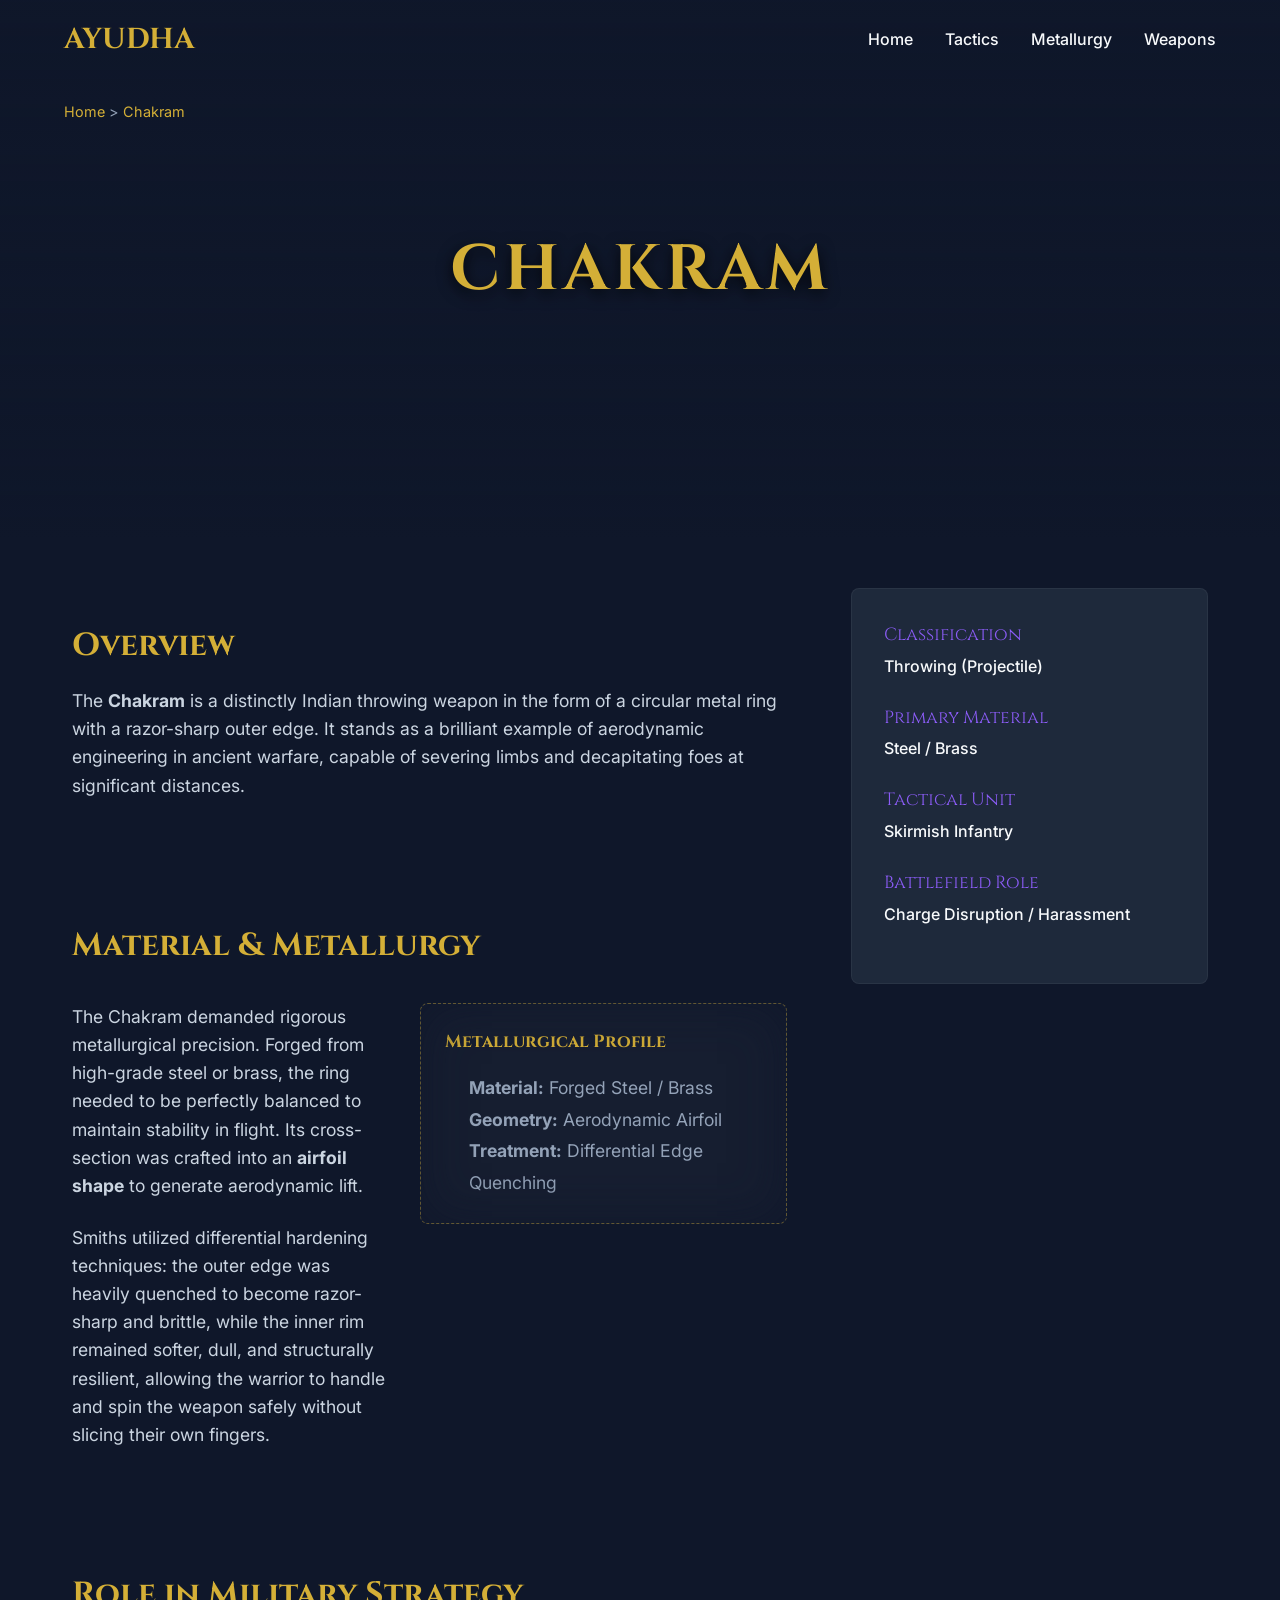
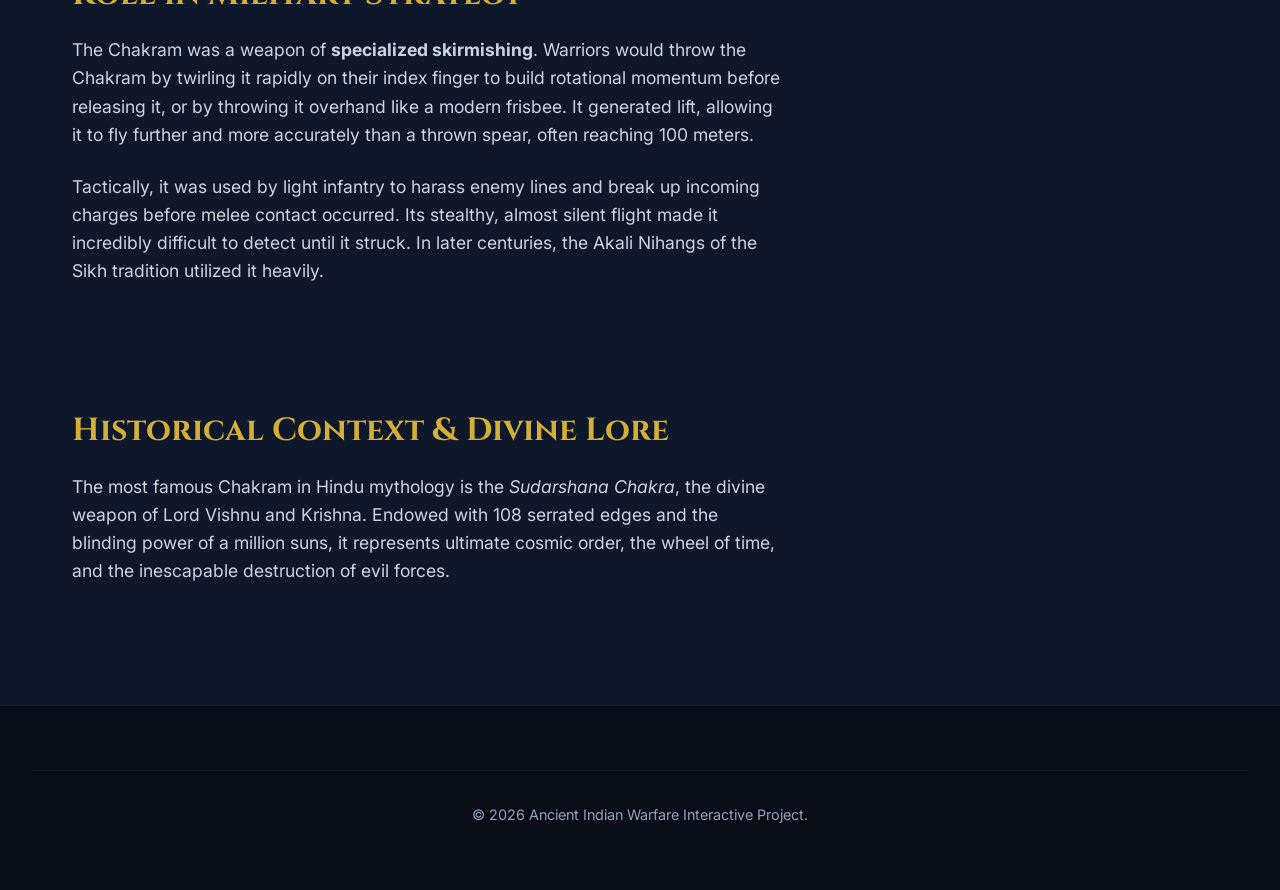
<file: ancient-indian-weapons/weapons/chakram.html>
<!DOCTYPE html>
<html lang="en">
<head>
  <meta charset="UTF-8">
  <meta name="viewport" content="width=device-width, initial-scale=1.0">
  <title>Chakram (War Quoit) | Ancient Indian Weapons</title>
  
  <link rel="preconnect" href="https://fonts.googleapis.com">
  <link rel="preconnect" href="https://fonts.gstatic.com" crossorigin>
  <link href="https://fonts.googleapis.com/css2?family=Cinzel:wght@400;700&family=Inter:wght@300;400;500;700&display=swap" rel="stylesheet">
  
  <link href="https://unpkg.com/aos@2.3.1/dist/aos.css" rel="stylesheet">
  <link rel="stylesheet" href="../css/styles.css">
  <link rel="stylesheet" href="../css/animations.css">
</head>
<body>
  <div id="loader"><div class="spinner"></div></div>

  <nav class="navbar">
    <a href="../index.html" class="nav-brand glow-on-hover">AYUDHA</a>
    <div class="hamburger">☰</div>
    <ul class="nav-links">
      <li><a href="../index.html" class="nav-link">Home</a></li>
      <li><a href="../tactics.html" class="nav-link">Tactics</a></li>
      <li><a href="../metallurgy.html" class="nav-link">Metallurgy</a></li>
      <li><a href="../index.html#categories" class="nav-link">Weapons</a></li>
    </ul>
  </nav>

  <header class="weapon-header parallax-bg" style="background-image: url('https://images.unsplash.com/photo-1550684376-efcbd6e3f031?auto=format&fit=crop&w=1920&q=80');">
    <div class="breadcrumb"><a href="../index.html">Home</a> &gt; <span class="text-accent">Chakram</span></div>
    <h1 class="weapon-title" data-aos="zoom-in" data-aos-duration="1000">Chakram</h1>
  </header>

  <main class="container" style="padding-bottom: 6rem;">
    <div class="weapon-content">
      <div class="weapon-main">
        <section data-aos="fade-up" style="padding: 0 0 4rem 0;">
          <h2>Overview</h2>
          <p>The <strong>Chakram</strong> is a distinctly Indian throwing weapon in the form of a circular metal ring with a razor-sharp outer edge. It stands as a brilliant example of aerodynamic engineering in ancient warfare, capable of severing limbs and decapitating foes at significant distances.</p>
        </section>
        
        <section data-aos="fade-up" style="padding: 0 0 4rem 0;">
          <h2>Material & Metallurgy</h2>
          <div class="split-layout" style="gap: 2rem; margin-top: 2rem; align-items: flex-start;">
            <div class="split-text">
              <p>The Chakram demanded rigorous metallurgical precision. Forged from high-grade steel or brass, the ring needed to be perfectly balanced to maintain stability in flight. Its cross-section was crafted into an <strong>airfoil shape</strong> to generate aerodynamic lift.</p>
              <p style="margin-top: 1rem;">Smiths utilized differential hardening techniques: the outer edge was heavily quenched to become razor-sharp and brittle, while the inner rim remained softer, dull, and structurally resilient, allowing the warrior to handle and spin the weapon safely without slicing their own fingers.</p>
            </div>
            <div class="split-img diagram-box card-metallic" style="box-shadow: none;">
              <h4 class="text-accent">Metallurgical Profile</h4>
              <ul style="color: var(--text-muted); margin-top: 1rem; padding-left: 1.5rem; line-height: 1.8;">
                <li><strong>Material:</strong> Forged Steel / Brass</li>
                <li><strong>Geometry:</strong> Aerodynamic Airfoil</li>
                <li><strong>Treatment:</strong> Differential Edge Quenching</li>
              </ul>
            </div>
          </div>
        </section>

        <section data-aos="fade-up" style="padding: 0 0 4rem 0;">
          <h2>Role in Military Strategy</h2>
          <p>The Chakram was a weapon of <strong>specialized skirmishing</strong>. Warriors would throw the Chakram by twirling it rapidly on their index finger to build rotational momentum before releasing it, or by throwing it overhand like a modern frisbee. It generated lift, allowing it to fly further and more accurately than a thrown spear, often reaching 100 meters.</p>
          <p style="margin-top: 1rem;">Tactically, it was used by light infantry to harass enemy lines and break up incoming charges before melee contact occurred. Its stealthy, almost silent flight made it incredibly difficult to detect until it struck. In later centuries, the Akali Nihangs of the Sikh tradition utilized it heavily.</p>
        </section>

        <section data-aos="fade-up" style="padding: 0;">
          <h2>Historical Context & Divine Lore</h2>
          <p>The most famous Chakram in Hindu mythology is the <em>Sudarshana Chakra</em>, the divine weapon of Lord Vishnu and Krishna. Endowed with 108 serrated edges and the blinding power of a million suns, it represents ultimate cosmic order, the wheel of time, and the inescapable destruction of evil forces.</p>
        </section>
      </div>

      <aside class="weapon-sidebar" data-aos="fade-left">
        <div class="sidebar-stat">
          <div class="sidebar-stat-title">Classification</div>
          <div class="sidebar-stat-val">Throwing (Projectile)</div>
        </div>
        <div class="sidebar-stat">
          <div class="sidebar-stat-title">Primary Material</div>
          <div class="sidebar-stat-val">Steel / Brass</div>
        </div>
        <div class="sidebar-stat">
          <div class="sidebar-stat-title">Tactical Unit</div>
          <div class="sidebar-stat-val">Skirmish Infantry</div>
        </div>
        <div class="sidebar-stat">
          <div class="sidebar-stat-title">Battlefield Role</div>
          <div class="sidebar-stat-val">Charge Disruption / Harassment</div>
        </div>
      </aside>
    </div>
  </main>

  <footer>
    <div class="footer-bottom" style="margin-top: 0; padding: 2rem; text-align: center; color: var(--text-muted); border-top: 1px solid rgba(255,255,255,0.05); background: #080c17;">
      &copy; 2026 Ancient Indian Warfare Interactive Project.
    </div>
  </footer>

  <button id="backToTop" class="back-to-top" title="Back to Top">&uarr;</button>

  <script src="https://unpkg.com/aos@2.3.1/dist/aos.js"></script>
  <script src="../js/scroll-animations.js"></script>
  <script src="../js/main.js"></script>
</body>
</html>
</file>
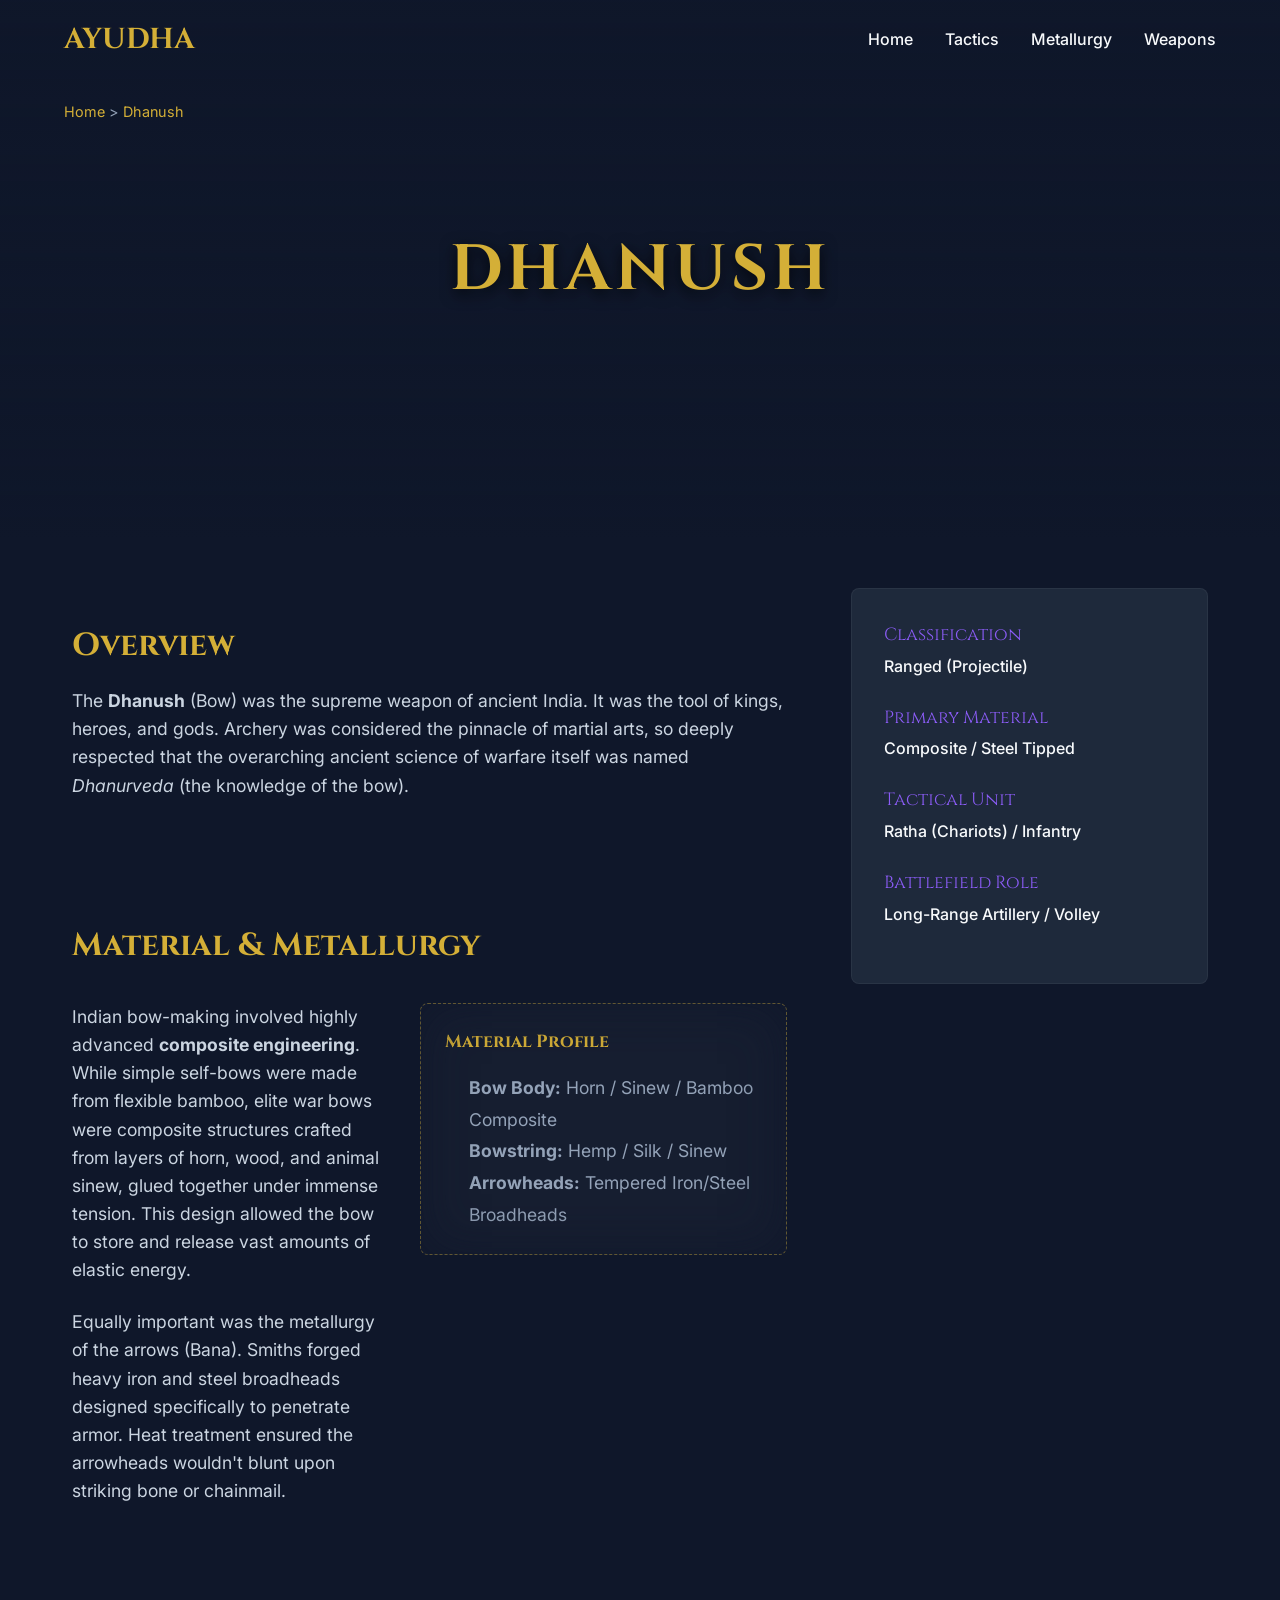
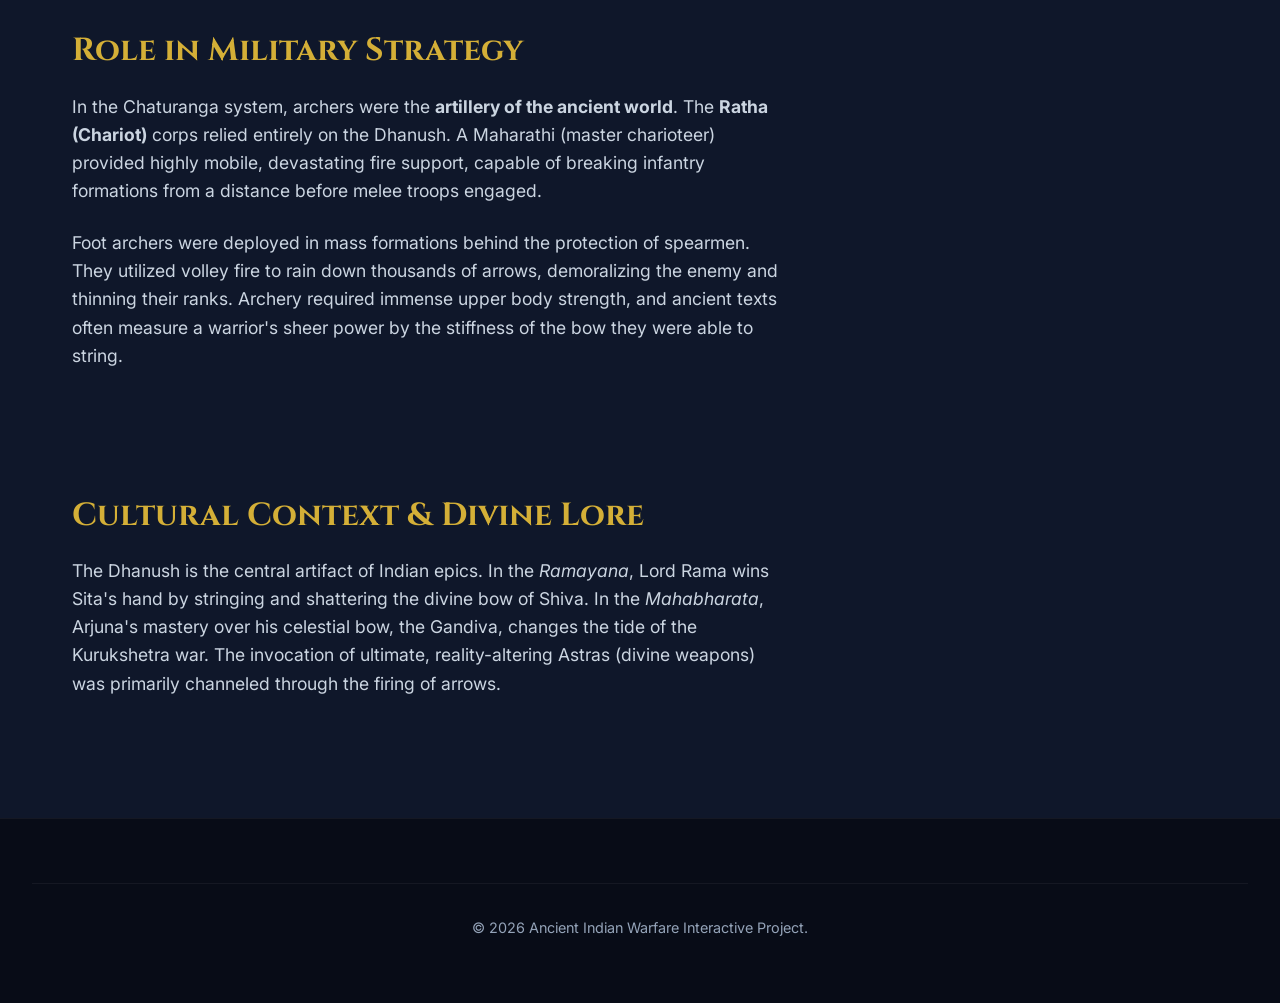
<file: ancient-indian-weapons/weapons/dhanush.html>
<!DOCTYPE html>
<html lang="en">
<head>
  <meta charset="UTF-8">
  <meta name="viewport" content="width=device-width, initial-scale=1.0">
  <title>Dhanush (Bow) | Ancient Indian Weapons</title>
  
  <link rel="preconnect" href="https://fonts.googleapis.com">
  <link rel="preconnect" href="https://fonts.gstatic.com" crossorigin>
  <link href="https://fonts.googleapis.com/css2?family=Cinzel:wght@400;700&family=Inter:wght@300;400;500;700&display=swap" rel="stylesheet">
  
  <link href="https://unpkg.com/aos@2.3.1/dist/aos.css" rel="stylesheet">
  <link rel="stylesheet" href="../css/styles.css">
  <link rel="stylesheet" href="../css/animations.css">
</head>
<body>
  <div id="loader"><div class="spinner"></div></div>

  <nav class="navbar">
    <a href="../index.html" class="nav-brand glow-on-hover">AYUDHA</a>
    <div class="hamburger">☰</div>
    <ul class="nav-links">
      <li><a href="../index.html" class="nav-link">Home</a></li>
      <li><a href="../tactics.html" class="nav-link">Tactics</a></li>
      <li><a href="../metallurgy.html" class="nav-link">Metallurgy</a></li>
      <li><a href="../index.html#categories" class="nav-link">Weapons</a></li>
    </ul>
  </nav>

  <header class="weapon-header parallax-bg" style="background-image: url('https://images.unsplash.com/photo-1582234372722-50d7ccc30ebd?auto=format&fit=crop&w=1920&q=80');">
    <div class="breadcrumb"><a href="../index.html">Home</a> &gt; <span class="text-accent">Dhanush</span></div>
    <h1 class="weapon-title" data-aos="zoom-in" data-aos-duration="1000">Dhanush</h1>
  </header>

  <main class="container" style="padding-bottom: 6rem;">
    <div class="weapon-content">
      <div class="weapon-main">
        <section data-aos="fade-up" style="padding: 0 0 4rem 0;">
          <h2>Overview</h2>
          <p>The <strong>Dhanush</strong> (Bow) was the supreme weapon of ancient India. It was the tool of kings, heroes, and gods. Archery was considered the pinnacle of martial arts, so deeply respected that the overarching ancient science of warfare itself was named <em>Dhanurveda</em> (the knowledge of the bow).</p>
        </section>
        
        <section data-aos="fade-up" style="padding: 0 0 4rem 0;">
          <h2>Material & Metallurgy</h2>
          <div class="split-layout" style="gap: 2rem; margin-top: 2rem; align-items: flex-start;">
            <div class="split-text">
              <p>Indian bow-making involved highly advanced <strong>composite engineering</strong>. While simple self-bows were made from flexible bamboo, elite war bows were composite structures crafted from layers of horn, wood, and animal sinew, glued together under immense tension. This design allowed the bow to store and release vast amounts of elastic energy.</p>
              <p style="margin-top: 1rem;">Equally important was the metallurgy of the arrows (Bana). Smiths forged heavy iron and steel broadheads designed specifically to penetrate armor. Heat treatment ensured the arrowheads wouldn't blunt upon striking bone or chainmail.</p>
            </div>
            <div class="split-img diagram-box card-metallic" style="box-shadow: none;">
              <h4 class="text-accent">Material Profile</h4>
              <ul style="color: var(--text-muted); margin-top: 1rem; padding-left: 1.5rem; line-height: 1.8;">
                <li><strong>Bow Body:</strong> Horn / Sinew / Bamboo Composite</li>
                <li><strong>Bowstring:</strong> Hemp / Silk / Sinew</li>
                <li><strong>Arrowheads:</strong> Tempered Iron/Steel Broadheads</li>
              </ul>
            </div>
          </div>
        </section>

        <section data-aos="fade-up" style="padding: 0 0 4rem 0;">
          <h2>Role in Military Strategy</h2>
          <p>In the Chaturanga system, archers were the <strong>artillery of the ancient world</strong>. The <strong>Ratha (Chariot)</strong> corps relied entirely on the Dhanush. A Maharathi (master charioteer) provided highly mobile, devastating fire support, capable of breaking infantry formations from a distance before melee troops engaged.</p>
          <p style="margin-top: 1rem;">Foot archers were deployed in mass formations behind the protection of spearmen. They utilized volley fire to rain down thousands of arrows, demoralizing the enemy and thinning their ranks. Archery required immense upper body strength, and ancient texts often measure a warrior's sheer power by the stiffness of the bow they were able to string.</p>
        </section>

        <section data-aos="fade-up" style="padding: 0;">
          <h2>Cultural Context & Divine Lore</h2>
          <p>The Dhanush is the central artifact of Indian epics. In the <em>Ramayana</em>, Lord Rama wins Sita's hand by stringing and shattering the divine bow of Shiva. In the <em>Mahabharata</em>, Arjuna's mastery over his celestial bow, the Gandiva, changes the tide of the Kurukshetra war. The invocation of ultimate, reality-altering Astras (divine weapons) was primarily channeled through the firing of arrows.</p>
        </section>
      </div>

      <aside class="weapon-sidebar" data-aos="fade-left">
        <div class="sidebar-stat">
          <div class="sidebar-stat-title">Classification</div>
          <div class="sidebar-stat-val">Ranged (Projectile)</div>
        </div>
        <div class="sidebar-stat">
          <div class="sidebar-stat-title">Primary Material</div>
          <div class="sidebar-stat-val">Composite / Steel Tipped</div>
        </div>
        <div class="sidebar-stat">
          <div class="sidebar-stat-title">Tactical Unit</div>
          <div class="sidebar-stat-val">Ratha (Chariots) / Infantry</div>
        </div>
        <div class="sidebar-stat">
          <div class="sidebar-stat-title">Battlefield Role</div>
          <div class="sidebar-stat-val">Long-Range Artillery / Volley</div>
        </div>
      </aside>
    </div>
  </main>

  <footer>
    <div class="footer-bottom" style="margin-top: 0; padding: 2rem; text-align: center; color: var(--text-muted); border-top: 1px solid rgba(255,255,255,0.05); background: #080c17;">
      &copy; 2026 Ancient Indian Warfare Interactive Project.
    </div>
  </footer>

  <button id="backToTop" class="back-to-top" title="Back to Top">&uarr;</button>

  <script src="https://unpkg.com/aos@2.3.1/dist/aos.js"></script>
  <script src="../js/scroll-animations.js"></script>
  <script src="../js/main.js"></script>
</body>
</html>
</file>
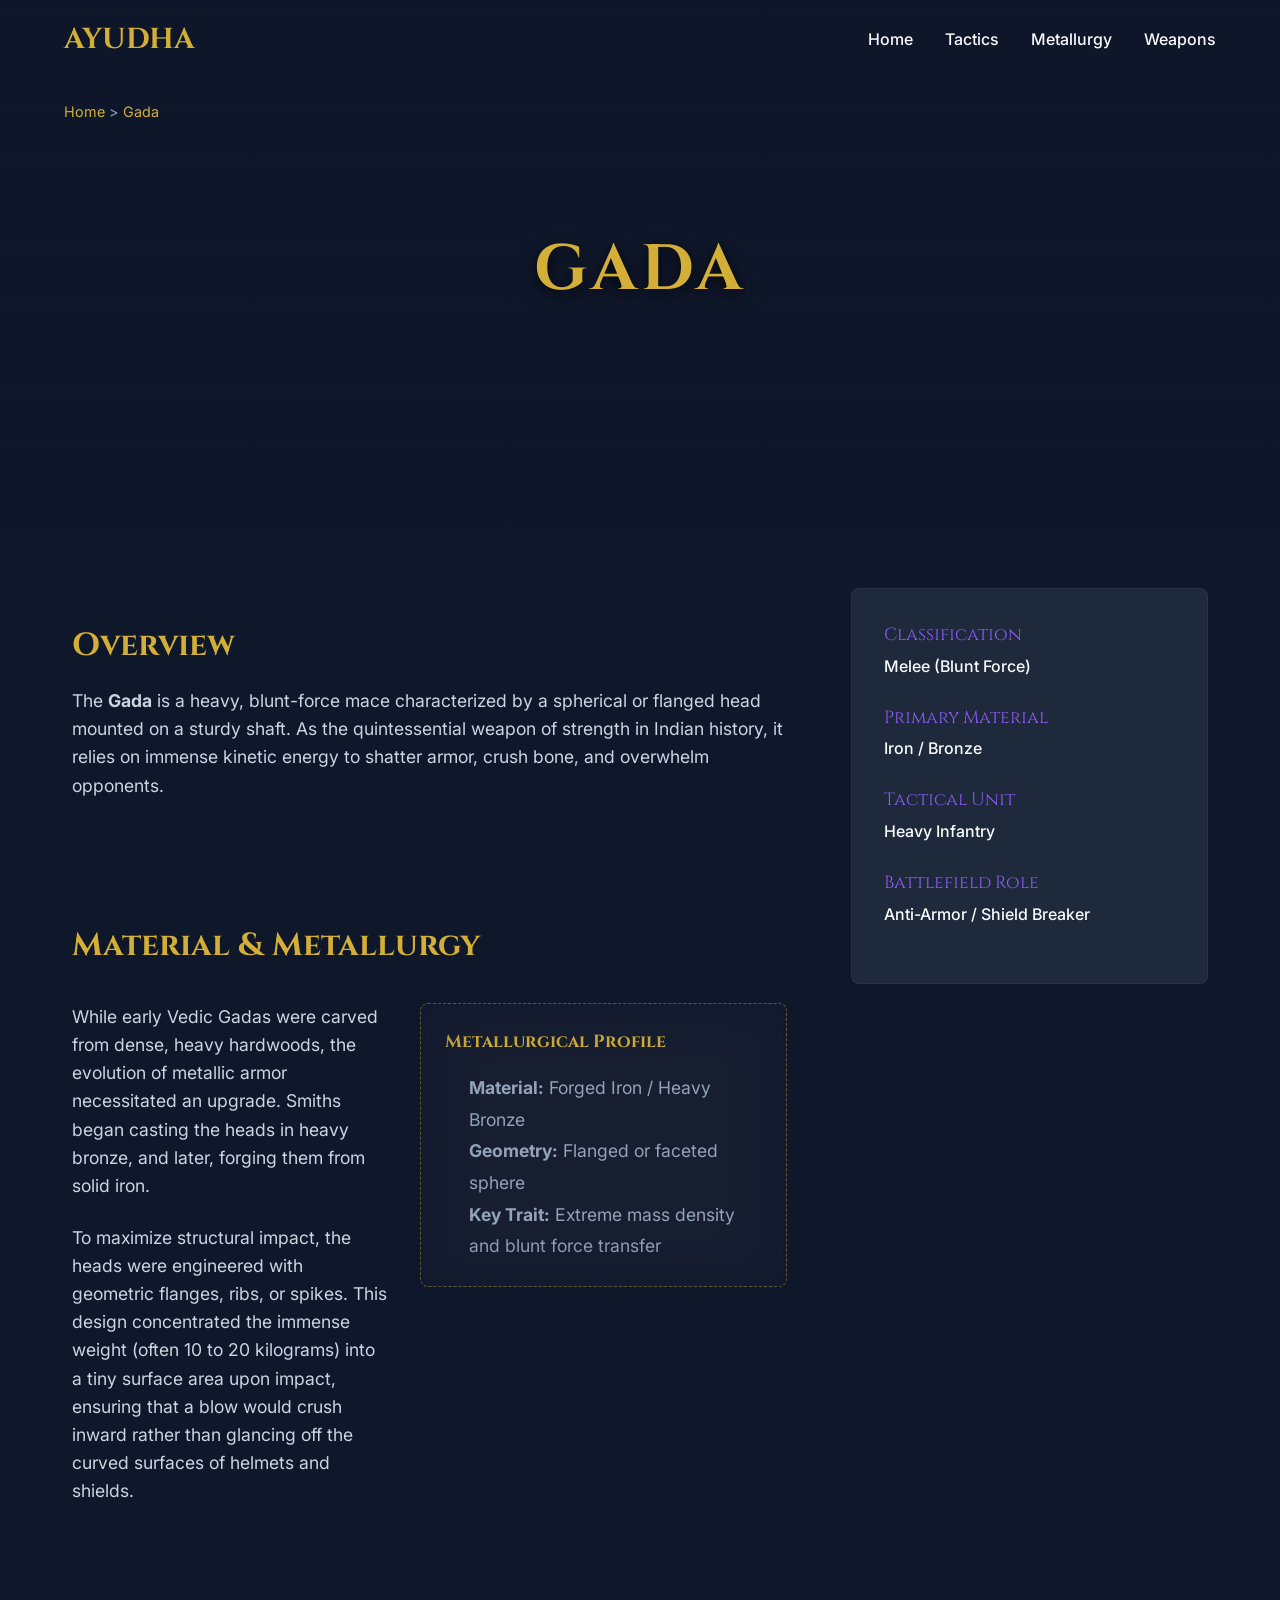
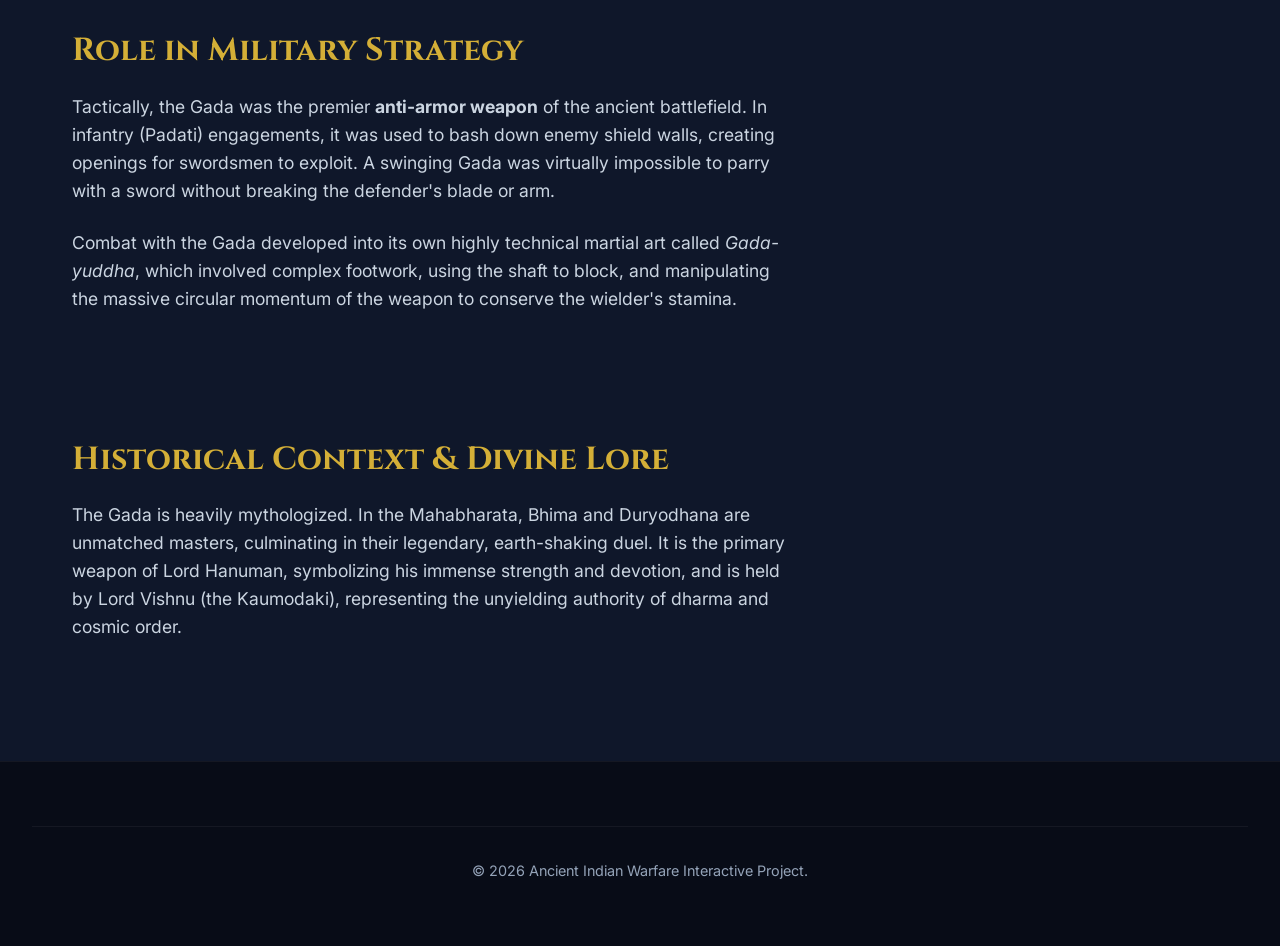
<file: ancient-indian-weapons/weapons/gada.html>
<!DOCTYPE html>
<html lang="en">
<head>
  <meta charset="UTF-8">
  <meta name="viewport" content="width=device-width, initial-scale=1.0">
  <title>Gada (Mace) | Ancient Indian Weapons</title>
  
  <link rel="preconnect" href="https://fonts.googleapis.com">
  <link rel="preconnect" href="https://fonts.gstatic.com" crossorigin>
  <link href="https://fonts.googleapis.com/css2?family=Cinzel:wght@400;700&family=Inter:wght@300;400;500;700&display=swap" rel="stylesheet">
  
  <link href="https://unpkg.com/aos@2.3.1/dist/aos.css" rel="stylesheet">
  <link rel="stylesheet" href="../css/styles.css">
  <link rel="stylesheet" href="../css/animations.css">
</head>
<body>
  <div id="loader"><div class="spinner"></div></div>

  <nav class="navbar">
    <a href="../index.html" class="nav-brand glow-on-hover">AYUDHA</a>
    <div class="hamburger">☰</div>
    <ul class="nav-links">
      <li><a href="../index.html" class="nav-link">Home</a></li>
      <li><a href="../tactics.html" class="nav-link">Tactics</a></li>
      <li><a href="../metallurgy.html" class="nav-link">Metallurgy</a></li>
      <li><a href="../index.html#categories" class="nav-link">Weapons</a></li>
    </ul>
  </nav>

  <header class="weapon-header parallax-bg" style="background-image: url('https://images.unsplash.com/photo-1595116744865-c3258c7e0c3e?auto=format&fit=crop&w=1920&q=80');">
    <div class="breadcrumb"><a href="../index.html">Home</a> &gt; <span class="text-accent">Gada</span></div>
    <h1 class="weapon-title" data-aos="zoom-in" data-aos-duration="1000">Gada</h1>
  </header>

  <main class="container" style="padding-bottom: 6rem;">
    <div class="weapon-content">
      <div class="weapon-main">
        <section data-aos="fade-up" style="padding: 0 0 4rem 0;">
          <h2>Overview</h2>
          <p>The <strong>Gada</strong> is a heavy, blunt-force mace characterized by a spherical or flanged head mounted on a sturdy shaft. As the quintessential weapon of strength in Indian history, it relies on immense kinetic energy to shatter armor, crush bone, and overwhelm opponents.</p>
        </section>
        
        <section data-aos="fade-up" style="padding: 0 0 4rem 0;">
          <h2>Material & Metallurgy</h2>
          <div class="split-layout" style="gap: 2rem; margin-top: 2rem; align-items: flex-start;">
            <div class="split-text">
              <p>While early Vedic Gadas were carved from dense, heavy hardwoods, the evolution of metallic armor necessitated an upgrade. Smiths began casting the heads in heavy bronze, and later, forging them from solid iron.</p>
              <p style="margin-top: 1rem;">To maximize structural impact, the heads were engineered with geometric flanges, ribs, or spikes. This design concentrated the immense weight (often 10 to 20 kilograms) into a tiny surface area upon impact, ensuring that a blow would crush inward rather than glancing off the curved surfaces of helmets and shields.</p>
            </div>
            <div class="split-img diagram-box card-metallic" style="box-shadow: none;">
              <h4 class="text-accent">Metallurgical Profile</h4>
              <ul style="color: var(--text-muted); margin-top: 1rem; padding-left: 1.5rem; line-height: 1.8;">
                <li><strong>Material:</strong> Forged Iron / Heavy Bronze</li>
                <li><strong>Geometry:</strong> Flanged or faceted sphere</li>
                <li><strong>Key Trait:</strong> Extreme mass density and blunt force transfer</li>
              </ul>
            </div>
          </div>
        </section>

        <section data-aos="fade-up" style="padding: 0 0 4rem 0;">
          <h2>Role in Military Strategy</h2>
          <p>Tactically, the Gada was the premier <strong>anti-armor weapon</strong> of the ancient battlefield. In infantry (Padati) engagements, it was used to bash down enemy shield walls, creating openings for swordsmen to exploit. A swinging Gada was virtually impossible to parry with a sword without breaking the defender's blade or arm.</p>
          <p style="margin-top: 1rem;">Combat with the Gada developed into its own highly technical martial art called <em>Gada-yuddha</em>, which involved complex footwork, using the shaft to block, and manipulating the massive circular momentum of the weapon to conserve the wielder's stamina.</p>
        </section>

        <section data-aos="fade-up" style="padding: 0;">
          <h2>Historical Context & Divine Lore</h2>
          <p>The Gada is heavily mythologized. In the Mahabharata, Bhima and Duryodhana are unmatched masters, culminating in their legendary, earth-shaking duel. It is the primary weapon of Lord Hanuman, symbolizing his immense strength and devotion, and is held by Lord Vishnu (the Kaumodaki), representing the unyielding authority of dharma and cosmic order.</p>
        </section>
      </div>

      <aside class="weapon-sidebar" data-aos="fade-left">
        <div class="sidebar-stat">
          <div class="sidebar-stat-title">Classification</div>
          <div class="sidebar-stat-val">Melee (Blunt Force)</div>
        </div>
        <div class="sidebar-stat">
          <div class="sidebar-stat-title">Primary Material</div>
          <div class="sidebar-stat-val">Iron / Bronze</div>
        </div>
        <div class="sidebar-stat">
          <div class="sidebar-stat-title">Tactical Unit</div>
          <div class="sidebar-stat-val">Heavy Infantry</div>
        </div>
        <div class="sidebar-stat">
          <div class="sidebar-stat-title">Battlefield Role</div>
          <div class="sidebar-stat-val">Anti-Armor / Shield Breaker</div>
        </div>
      </aside>
    </div>
  </main>

  <footer>
    <div class="footer-bottom" style="margin-top: 0; padding: 2rem; text-align: center; color: var(--text-muted); border-top: 1px solid rgba(255,255,255,0.05); background: #080c17;">
      &copy; 2026 Ancient Indian Warfare Interactive Project.
    </div>
  </footer>

  <button id="backToTop" class="back-to-top" title="Back to Top">&uarr;</button>

  <script src="https://unpkg.com/aos@2.3.1/dist/aos.js"></script>
  <script src="../js/scroll-animations.js"></script>
  <script src="../js/main.js"></script>
</body>
</html>
</file>
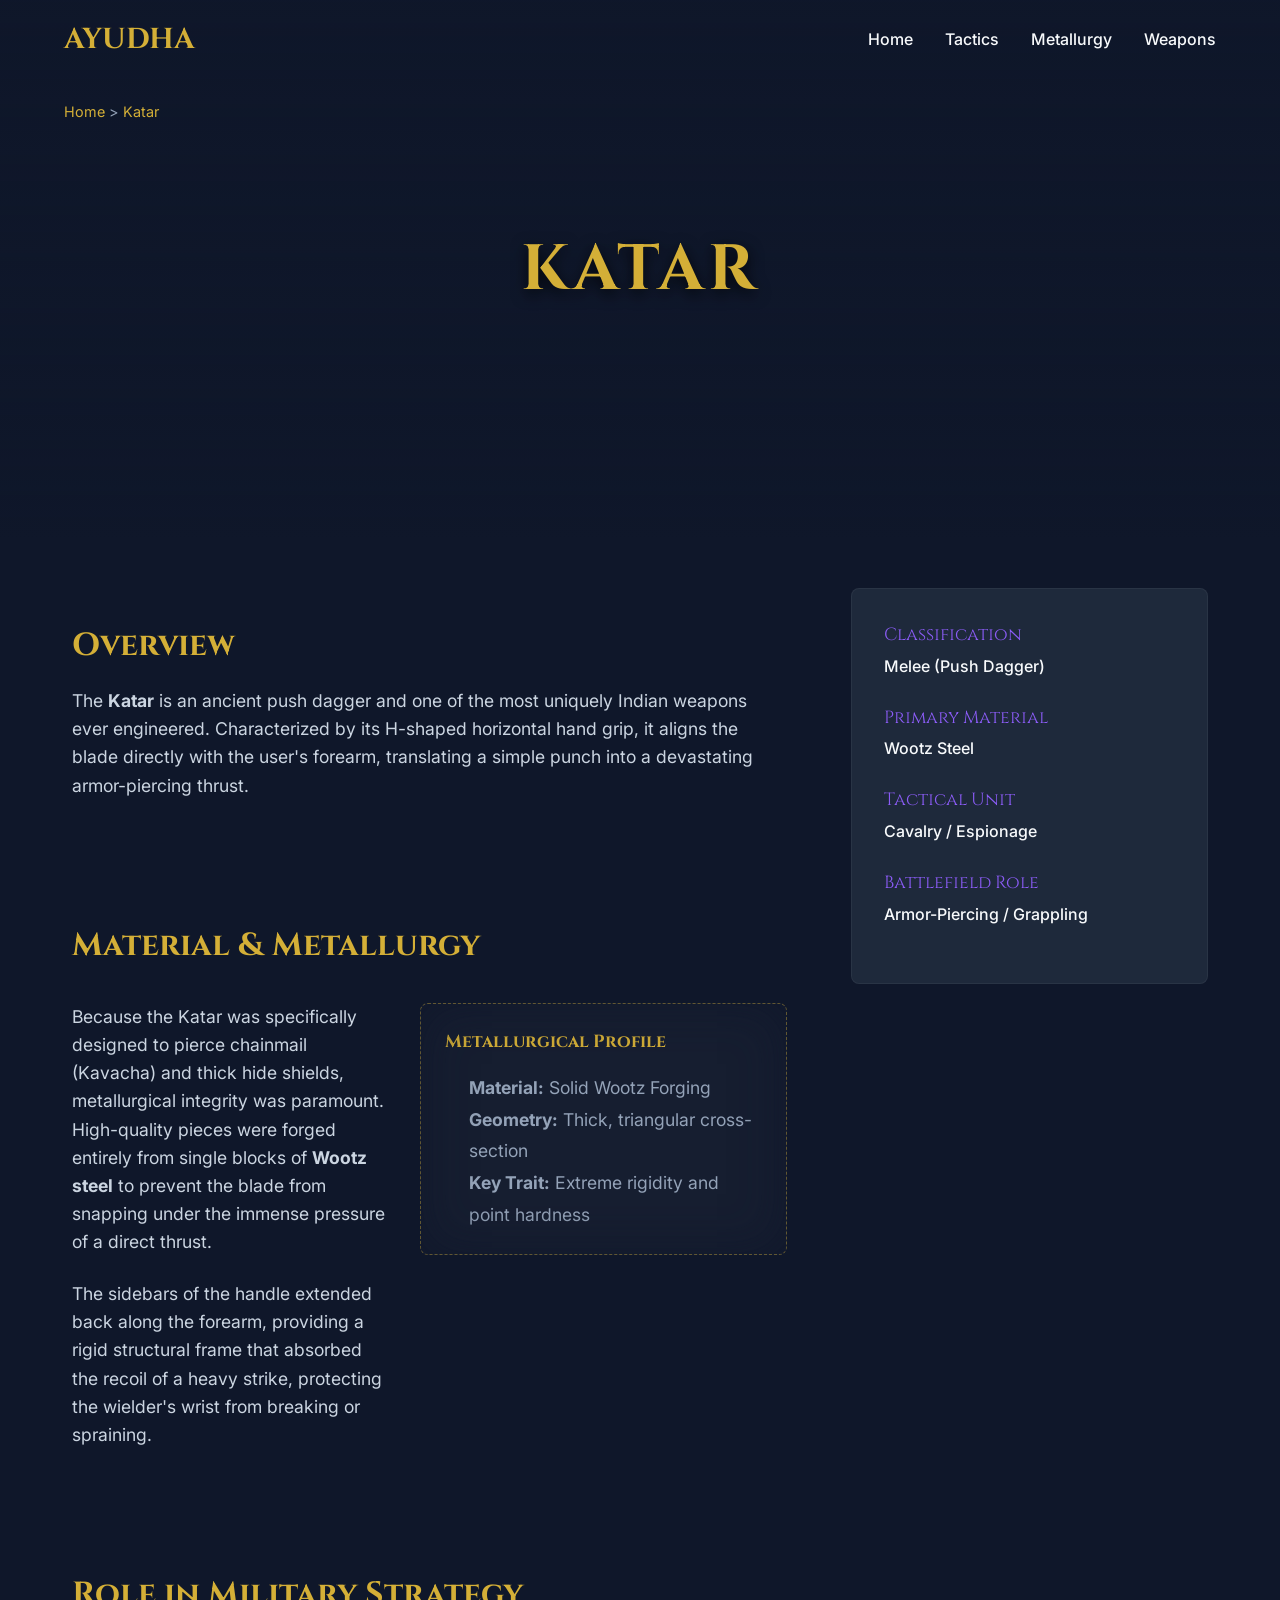
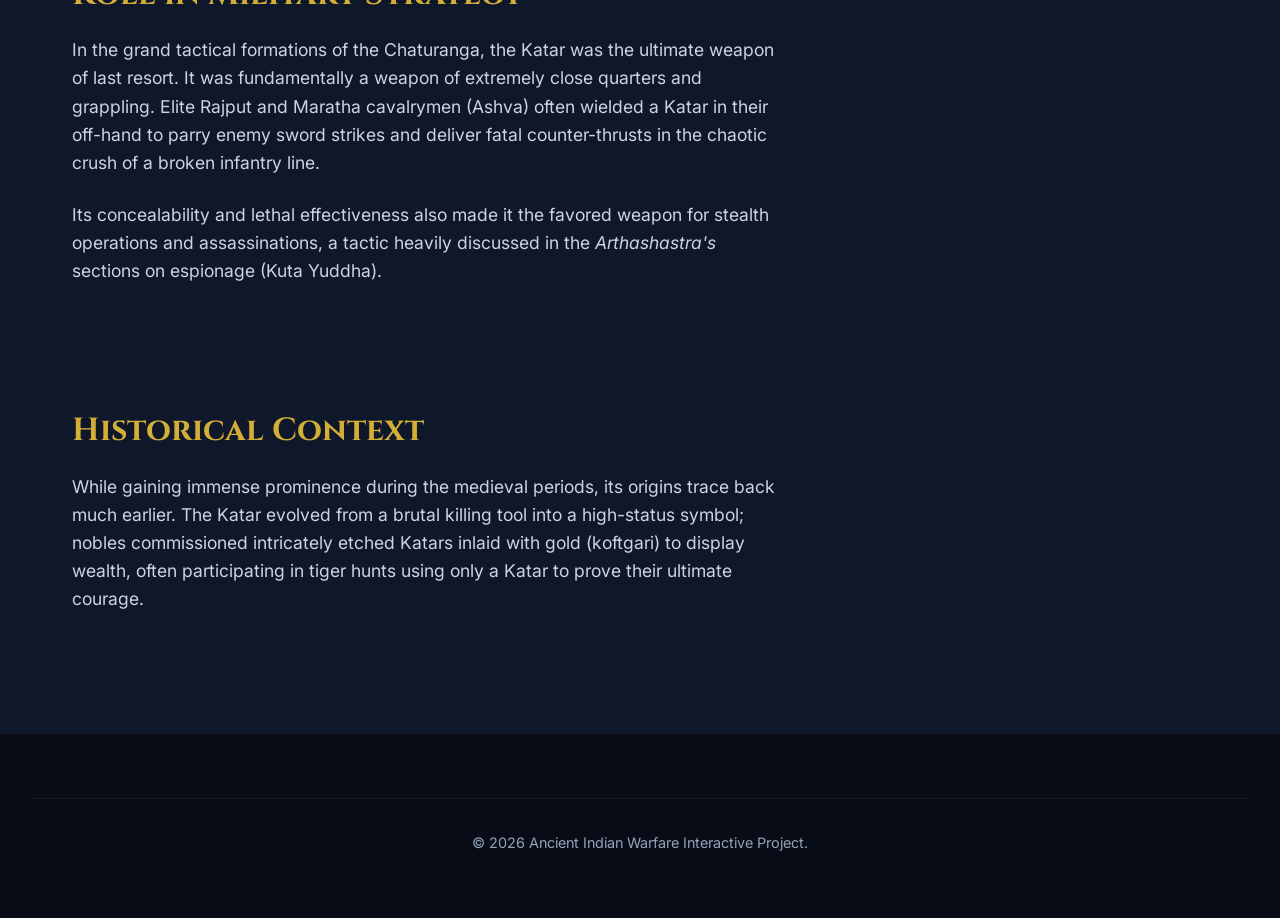
<file: ancient-indian-weapons/weapons/katar.html>
<!DOCTYPE html>
<html lang="en">
<head>
  <meta charset="UTF-8">
  <meta name="viewport" content="width=device-width, initial-scale=1.0">
  <title>Katar (Push Dagger) | Ancient Indian Weapons</title>
  
  <link rel="preconnect" href="https://fonts.googleapis.com">
  <link rel="preconnect" href="https://fonts.gstatic.com" crossorigin>
  <link href="https://fonts.googleapis.com/css2?family=Cinzel:wght@400;700&family=Inter:wght@300;400;500;700&display=swap" rel="stylesheet">
  
  <link href="https://unpkg.com/aos@2.3.1/dist/aos.css" rel="stylesheet">
  <link rel="stylesheet" href="../css/styles.css">
  <link rel="stylesheet" href="../css/animations.css">
</head>
<body>
  <div id="loader"><div class="spinner"></div></div>

  <nav class="navbar">
    <a href="../index.html" class="nav-brand glow-on-hover">AYUDHA</a>
    <div class="hamburger">☰</div>
    <ul class="nav-links">
      <li><a href="../index.html" class="nav-link">Home</a></li>
      <li><a href="../tactics.html" class="nav-link">Tactics</a></li>
      <li><a href="../metallurgy.html" class="nav-link">Metallurgy</a></li>
      <li><a href="../index.html#categories" class="nav-link">Weapons</a></li>
    </ul>
  </nav>

  <header class="weapon-header parallax-bg" style="background-image: url('https://images.unsplash.com/photo-1620959400262-67cc37a8581e?auto=format&fit=crop&w=1920&q=80');">
    <div class="breadcrumb"><a href="../index.html">Home</a> &gt; <span class="text-accent">Katar</span></div>
    <h1 class="weapon-title" data-aos="zoom-in" data-aos-duration="1000">Katar</h1>
  </header>

  <main class="container" style="padding-bottom: 6rem;">
    <div class="weapon-content">
      <div class="weapon-main">
        <section data-aos="fade-up" style="padding: 0 0 4rem 0;">
          <h2>Overview</h2>
          <p>The <strong>Katar</strong> is an ancient push dagger and one of the most uniquely Indian weapons ever engineered. Characterized by its H-shaped horizontal hand grip, it aligns the blade directly with the user's forearm, translating a simple punch into a devastating armor-piercing thrust.</p>
        </section>
        
        <section data-aos="fade-up" style="padding: 0 0 4rem 0;">
          <h2>Material & Metallurgy</h2>
          <div class="split-layout" style="gap: 2rem; margin-top: 2rem; align-items: flex-start;">
            <div class="split-text">
              <p>Because the Katar was specifically designed to pierce chainmail (Kavacha) and thick hide shields, metallurgical integrity was paramount. High-quality pieces were forged entirely from single blocks of <strong>Wootz steel</strong> to prevent the blade from snapping under the immense pressure of a direct thrust.</p>
              <p style="margin-top: 1rem;">The sidebars of the handle extended back along the forearm, providing a rigid structural frame that absorbed the recoil of a heavy strike, protecting the wielder's wrist from breaking or spraining.</p>
            </div>
            <div class="split-img diagram-box card-metallic" style="box-shadow: none;">
              <h4 class="text-accent">Metallurgical Profile</h4>
              <ul style="color: var(--text-muted); margin-top: 1rem; padding-left: 1.5rem; line-height: 1.8;">
                <li><strong>Material:</strong> Solid Wootz Forging</li>
                <li><strong>Geometry:</strong> Thick, triangular cross-section</li>
                <li><strong>Key Trait:</strong> Extreme rigidity and point hardness</li>
              </ul>
            </div>
          </div>
        </section>

        <section data-aos="fade-up" style="padding: 0 0 4rem 0;">
          <h2>Role in Military Strategy</h2>
          <p>In the grand tactical formations of the Chaturanga, the Katar was the ultimate weapon of last resort. It was fundamentally a weapon of extremely close quarters and grappling. Elite Rajput and Maratha cavalrymen (Ashva) often wielded a Katar in their off-hand to parry enemy sword strikes and deliver fatal counter-thrusts in the chaotic crush of a broken infantry line.</p>
          <p style="margin-top: 1rem;">Its concealability and lethal effectiveness also made it the favored weapon for stealth operations and assassinations, a tactic heavily discussed in the <em>Arthashastra's</em> sections on espionage (Kuta Yuddha).</p>
        </section>

        <section data-aos="fade-up" style="padding: 0;">
          <h2>Historical Context</h2>
          <p>While gaining immense prominence during the medieval periods, its origins trace back much earlier. The Katar evolved from a brutal killing tool into a high-status symbol; nobles commissioned intricately etched Katars inlaid with gold (koftgari) to display wealth, often participating in tiger hunts using only a Katar to prove their ultimate courage.</p>
        </section>
      </div>

      <aside class="weapon-sidebar" data-aos="fade-left">
        <div class="sidebar-stat">
          <div class="sidebar-stat-title">Classification</div>
          <div class="sidebar-stat-val">Melee (Push Dagger)</div>
        </div>
        <div class="sidebar-stat">
          <div class="sidebar-stat-title">Primary Material</div>
          <div class="sidebar-stat-val">Wootz Steel</div>
        </div>
        <div class="sidebar-stat">
          <div class="sidebar-stat-title">Tactical Unit</div>
          <div class="sidebar-stat-val">Cavalry / Espionage</div>
        </div>
        <div class="sidebar-stat">
          <div class="sidebar-stat-title">Battlefield Role</div>
          <div class="sidebar-stat-val">Armor-Piercing / Grappling</div>
        </div>
      </aside>
    </div>
  </main>

  <footer>
    <div class="footer-bottom" style="margin-top: 0; padding: 2rem; text-align: center; color: var(--text-muted); border-top: 1px solid rgba(255,255,255,0.05); background: #080c17;">
      &copy; 2026 Ancient Indian Warfare Interactive Project.
    </div>
  </footer>

  <button id="backToTop" class="back-to-top" title="Back to Top">&uarr;</button>

  <script src="https://unpkg.com/aos@2.3.1/dist/aos.js"></script>
  <script src="../js/scroll-animations.js"></script>
  <script src="../js/main.js"></script>
</body>
</html>
</file>
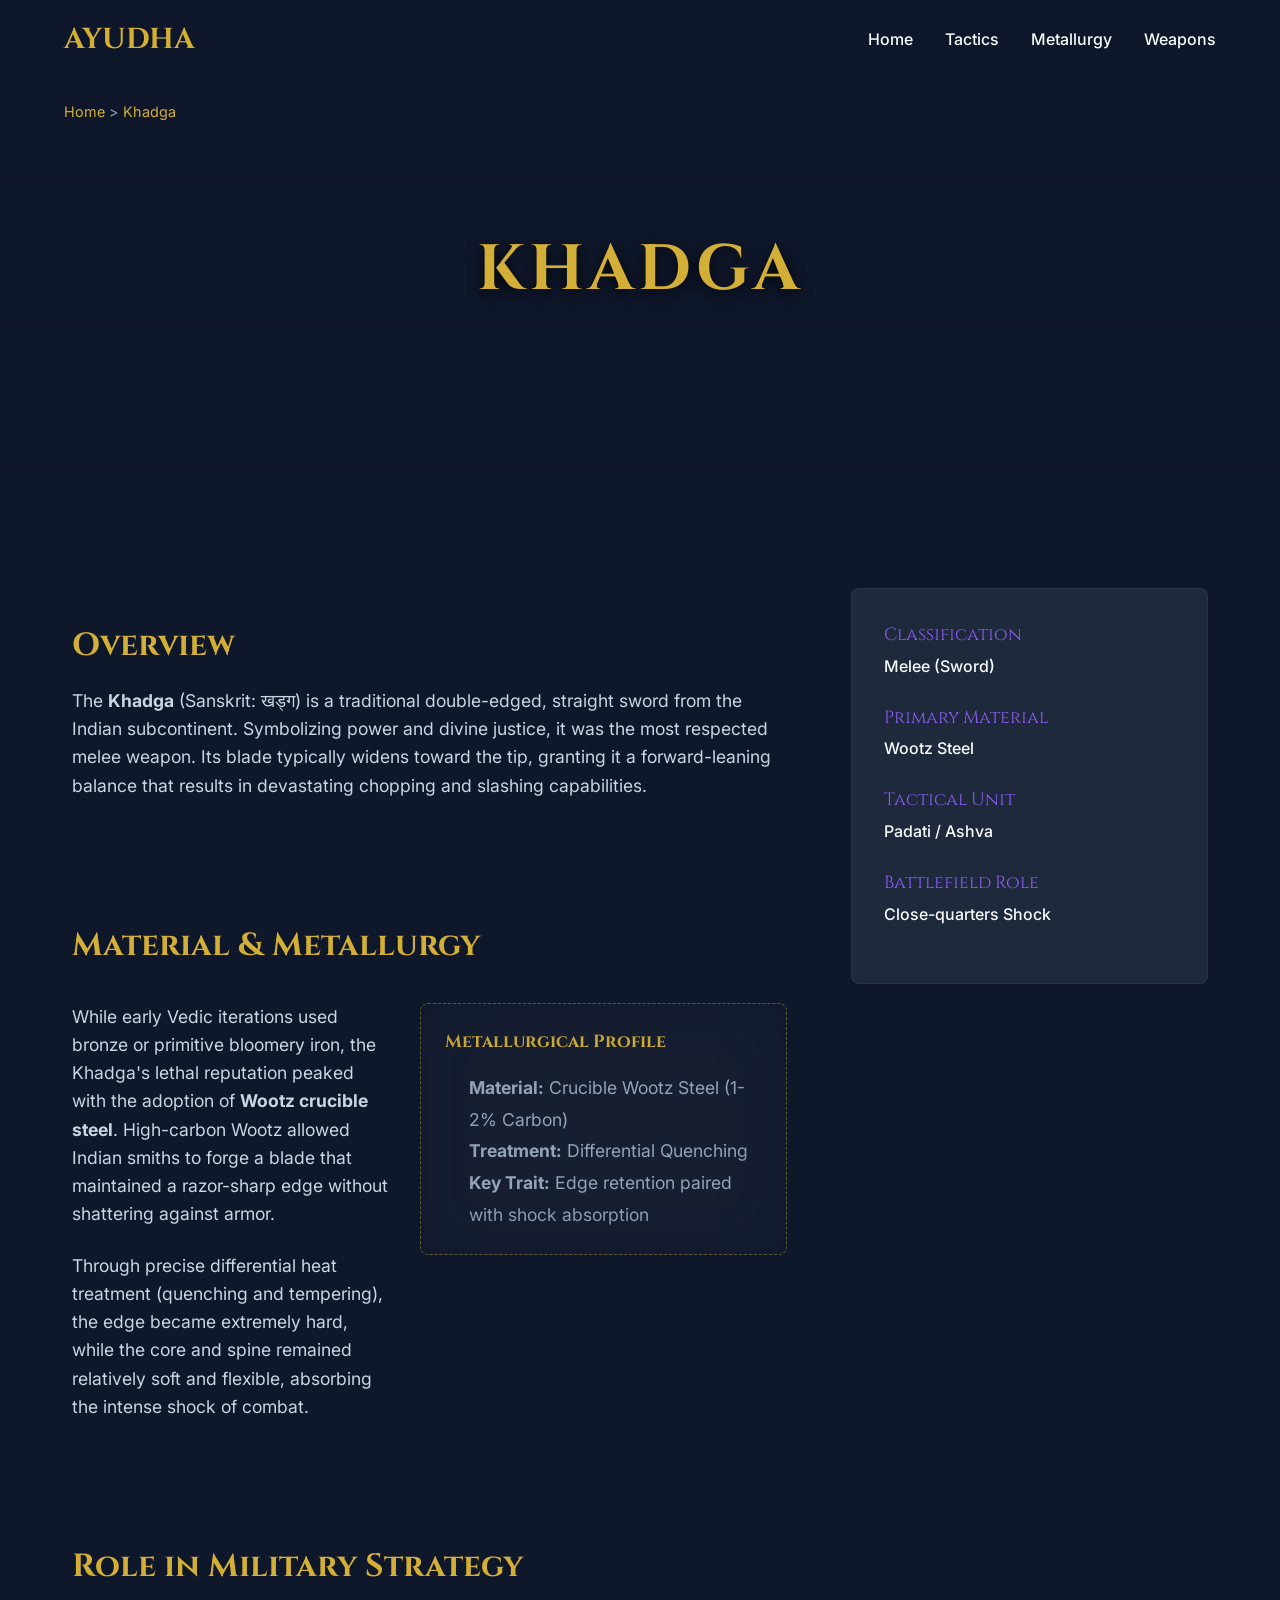
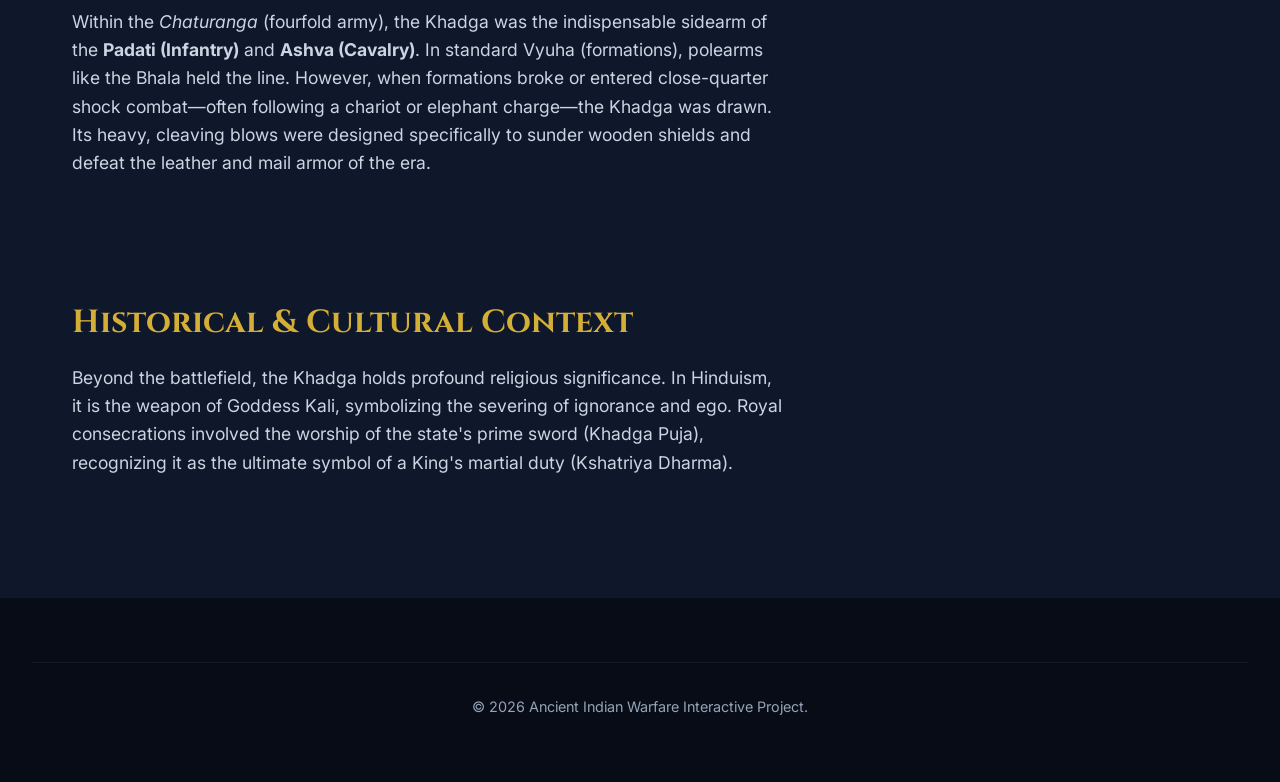
<file: ancient-indian-weapons/weapons/khadga.html>
<!DOCTYPE html>
<html lang="en">
<head>
  <meta charset="UTF-8">
  <meta name="viewport" content="width=device-width, initial-scale=1.0">
  <title>Khadga (Sword) | Ancient Indian Weapons</title>
  
  <link rel="preconnect" href="https://fonts.googleapis.com">
  <link rel="preconnect" href="https://fonts.gstatic.com" crossorigin>
  <link href="https://fonts.googleapis.com/css2?family=Cinzel:wght@400;700&family=Inter:wght@300;400;500;700&display=swap" rel="stylesheet">
  
  <link href="https://unpkg.com/aos@2.3.1/dist/aos.css" rel="stylesheet">
  <link rel="stylesheet" href="../css/styles.css">
  <link rel="stylesheet" href="../css/animations.css">
</head>
<body>
  <div id="loader"><div class="spinner"></div></div>

  <nav class="navbar">
    <a href="../index.html" class="nav-brand glow-on-hover">AYUDHA</a>
    <div class="hamburger">☰</div>
    <ul class="nav-links">
      <li><a href="../index.html" class="nav-link">Home</a></li>
      <li><a href="../tactics.html" class="nav-link">Tactics</a></li>
      <li><a href="../metallurgy.html" class="nav-link">Metallurgy</a></li>
      <li><a href="../index.html#categories" class="nav-link">Weapons</a></li>
    </ul>
  </nav>

  <header class="weapon-header parallax-bg" style="background-image: url('https://images.unsplash.com/photo-1590502593747-42a996111400?auto=format&fit=crop&w=1920&q=80');">
    <div class="breadcrumb"><a href="../index.html">Home</a> &gt; <span class="text-accent">Khadga</span></div>
    <h1 class="weapon-title" data-aos="zoom-in" data-aos-duration="1000">Khadga</h1>
  </header>

  <main class="container" style="padding-bottom: 6rem;">
    <div class="weapon-content">
      <div class="weapon-main">
        <section data-aos="fade-up" style="padding: 0 0 4rem 0;">
          <h2>Overview</h2>
          <p>The <strong>Khadga</strong> (Sanskrit: खड्ग) is a traditional double-edged, straight sword from the Indian subcontinent. Symbolizing power and divine justice, it was the most respected melee weapon. Its blade typically widens toward the tip, granting it a forward-leaning balance that results in devastating chopping and slashing capabilities.</p>
        </section>
        
        <section data-aos="fade-up" style="padding: 0 0 4rem 0;">
          <h2>Material & Metallurgy</h2>
          <div class="split-layout" style="gap: 2rem; margin-top: 2rem; align-items: flex-start;">
            <div class="split-text">
              <p>While early Vedic iterations used bronze or primitive bloomery iron, the Khadga's lethal reputation peaked with the adoption of <strong>Wootz crucible steel</strong>. High-carbon Wootz allowed Indian smiths to forge a blade that maintained a razor-sharp edge without shattering against armor.</p>
              <p style="margin-top: 1rem;">Through precise differential heat treatment (quenching and tempering), the edge became extremely hard, while the core and spine remained relatively soft and flexible, absorbing the intense shock of combat.</p>
            </div>
            <div class="split-img diagram-box card-metallic" style="box-shadow: none;">
              <h4 class="text-accent">Metallurgical Profile</h4>
              <ul style="color: var(--text-muted); margin-top: 1rem; padding-left: 1.5rem; line-height: 1.8;">
                <li><strong>Material:</strong> Crucible Wootz Steel (1-2% Carbon)</li>
                <li><strong>Treatment:</strong> Differential Quenching</li>
                <li><strong>Key Trait:</strong> Edge retention paired with shock absorption</li>
              </ul>
            </div>
          </div>
        </section>

        <section data-aos="fade-up" style="padding: 0 0 4rem 0;">
          <h2>Role in Military Strategy</h2>
          <p>Within the <em>Chaturanga</em> (fourfold army), the Khadga was the indispensable sidearm of the <strong>Padati (Infantry)</strong> and <strong>Ashva (Cavalry)</strong>. In standard Vyuha (formations), polearms like the Bhala held the line. However, when formations broke or entered close-quarter shock combat—often following a chariot or elephant charge—the Khadga was drawn. Its heavy, cleaving blows were designed specifically to sunder wooden shields and defeat the leather and mail armor of the era.</p>
        </section>

        <section data-aos="fade-up" style="padding: 0;">
          <h2>Historical & Cultural Context</h2>
          <p>Beyond the battlefield, the Khadga holds profound religious significance. In Hinduism, it is the weapon of Goddess Kali, symbolizing the severing of ignorance and ego. Royal consecrations involved the worship of the state's prime sword (Khadga Puja), recognizing it as the ultimate symbol of a King's martial duty (Kshatriya Dharma).</p>
        </section>
      </div>

      <aside class="weapon-sidebar" data-aos="fade-left">
        <div class="sidebar-stat">
          <div class="sidebar-stat-title">Classification</div>
          <div class="sidebar-stat-val">Melee (Sword)</div>
        </div>
        <div class="sidebar-stat">
          <div class="sidebar-stat-title">Primary Material</div>
          <div class="sidebar-stat-val">Wootz Steel</div>
        </div>
        <div class="sidebar-stat">
          <div class="sidebar-stat-title">Tactical Unit</div>
          <div class="sidebar-stat-val">Padati / Ashva</div>
        </div>
        <div class="sidebar-stat">
          <div class="sidebar-stat-title">Battlefield Role</div>
          <div class="sidebar-stat-val">Close-quarters Shock</div>
        </div>
      </aside>
    </div>
  </main>

  <footer>
    <div class="footer-bottom" style="margin-top: 0; padding: 2rem; text-align: center; color: var(--text-muted); border-top: 1px solid rgba(255,255,255,0.05); background: #080c17;">
      &copy; 2026 Ancient Indian Warfare Interactive Project.
    </div>
  </footer>

  <button id="backToTop" class="back-to-top" title="Back to Top">&uarr;</button>

  <script src="https://unpkg.com/aos@2.3.1/dist/aos.js"></script>
  <script src="../js/scroll-animations.js"></script>
  <script src="../js/main.js"></script>
</body>
</html>
</file>
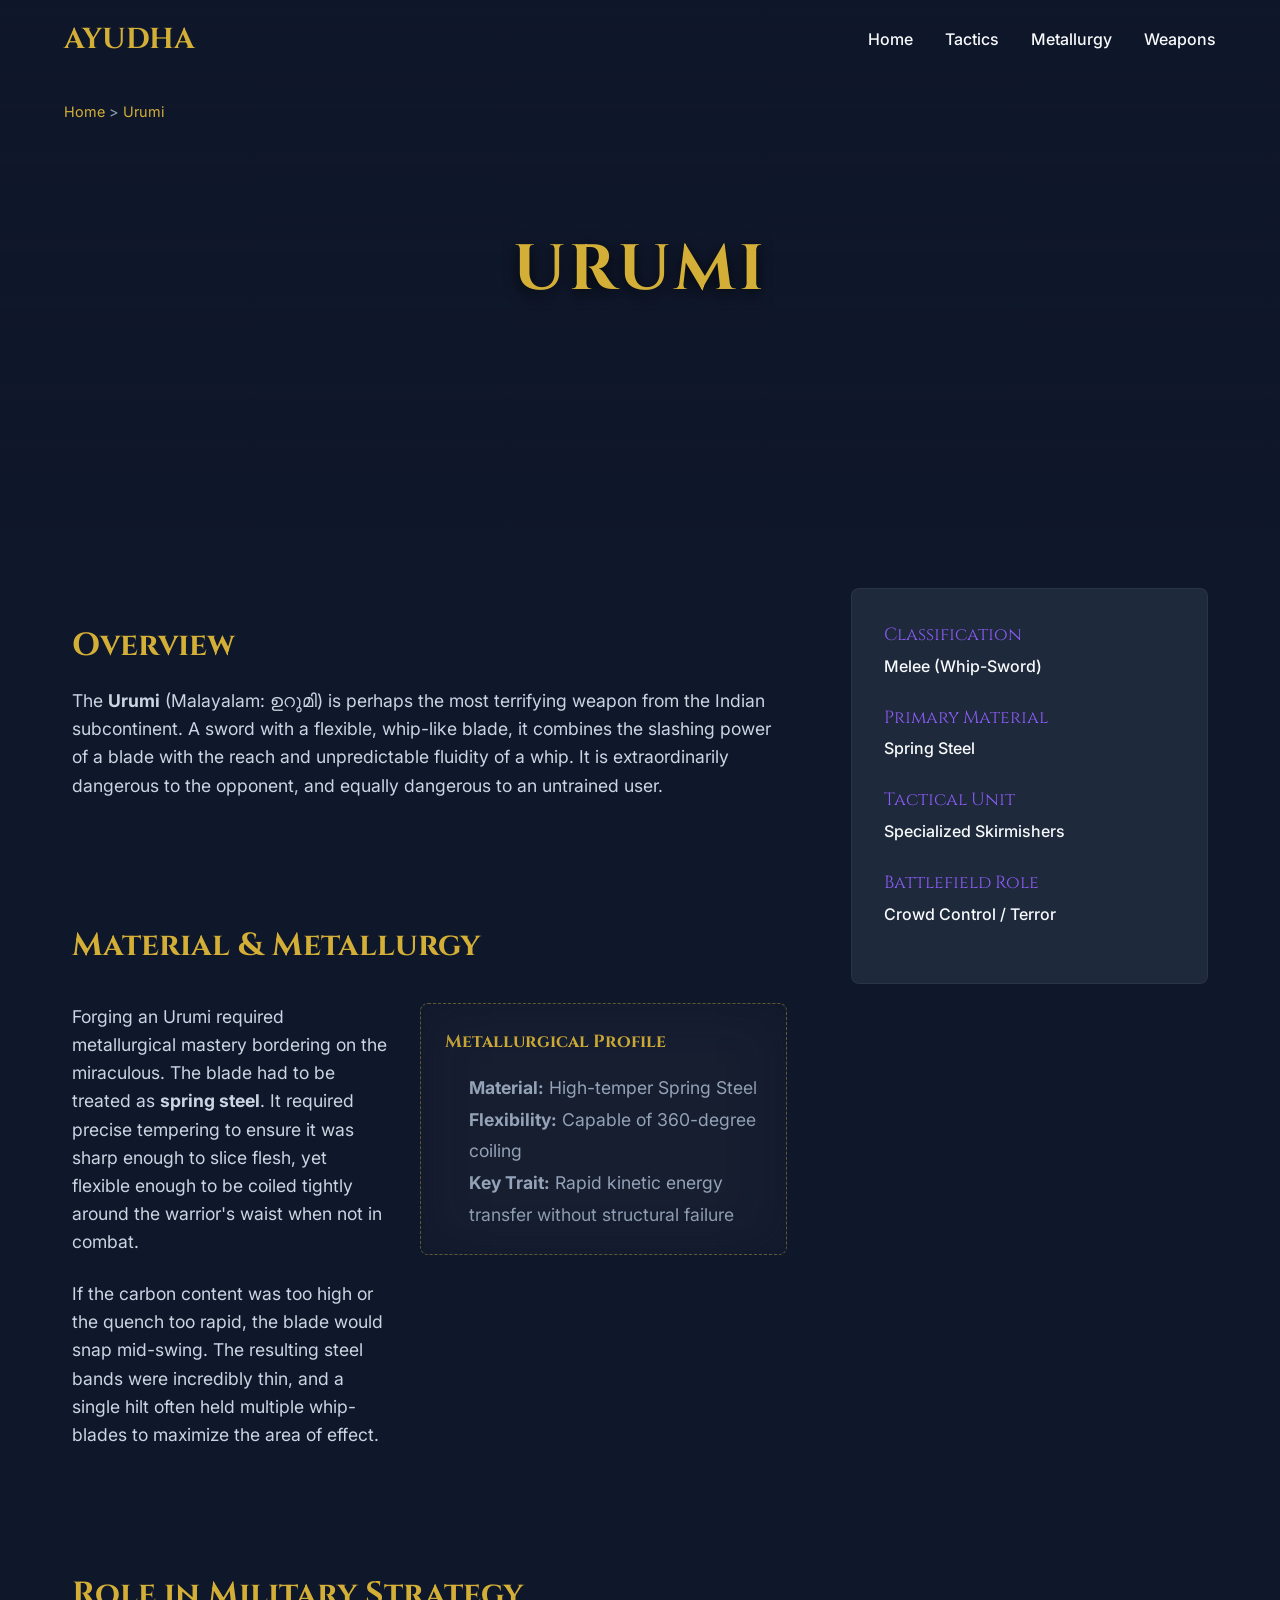
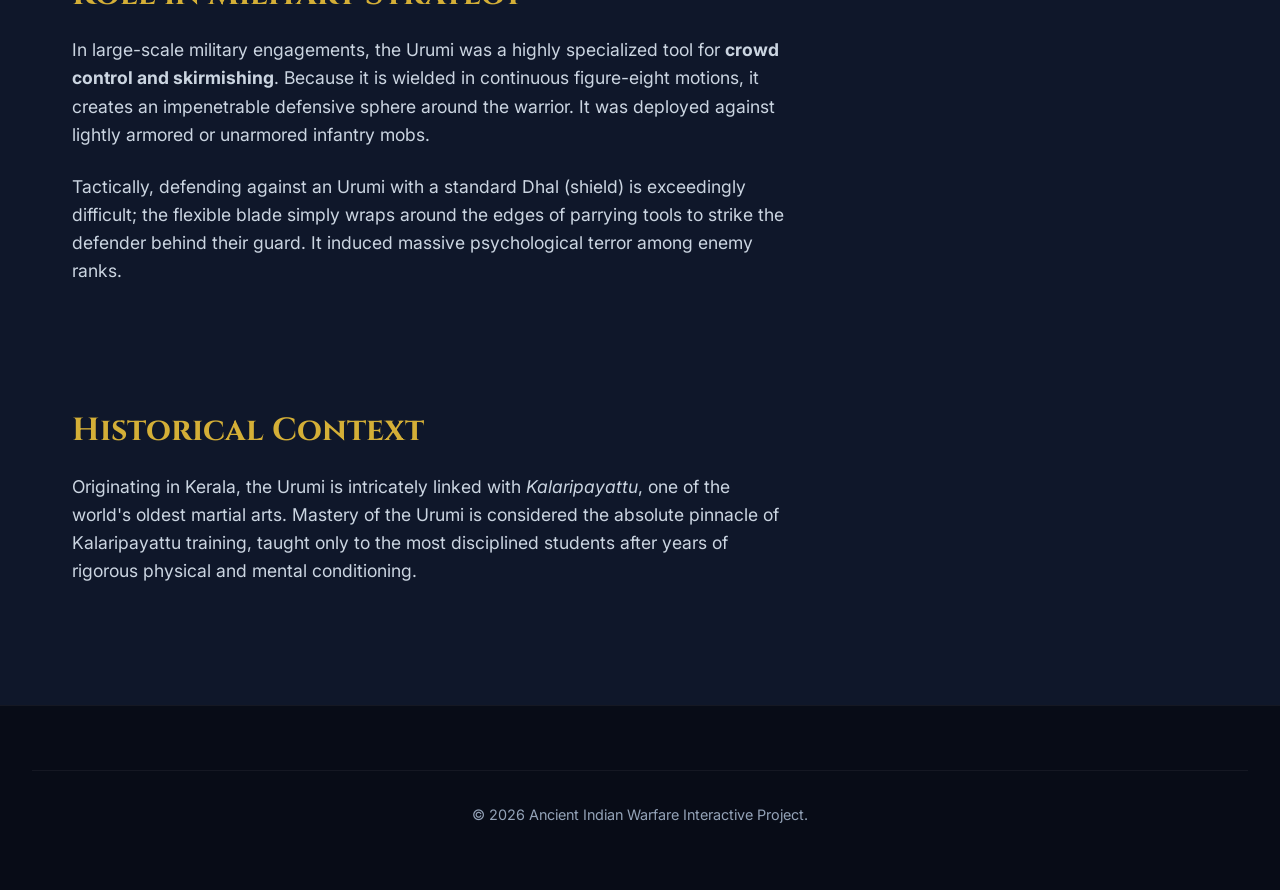
<file: ancient-indian-weapons/weapons/urumi.html>
<!DOCTYPE html>
<html lang="en">
<head>
  <meta charset="UTF-8">
  <meta name="viewport" content="width=device-width, initial-scale=1.0">
  <title>Urumi (Whip Sword) | Ancient Indian Weapons</title>
  
  <link rel="preconnect" href="https://fonts.googleapis.com">
  <link rel="preconnect" href="https://fonts.gstatic.com" crossorigin>
  <link href="https://fonts.googleapis.com/css2?family=Cinzel:wght@400;700&family=Inter:wght@300;400;500;700&display=swap" rel="stylesheet">
  
  <link href="https://unpkg.com/aos@2.3.1/dist/aos.css" rel="stylesheet">
  <link rel="stylesheet" href="../css/styles.css">
  <link rel="stylesheet" href="../css/animations.css">
</head>
<body>
  <div id="loader"><div class="spinner"></div></div>

  <nav class="navbar">
    <a href="../index.html" class="nav-brand glow-on-hover">AYUDHA</a>
    <div class="hamburger">☰</div>
    <ul class="nav-links">
      <li><a href="../index.html" class="nav-link">Home</a></li>
      <li><a href="../tactics.html" class="nav-link">Tactics</a></li>
      <li><a href="../metallurgy.html" class="nav-link">Metallurgy</a></li>
      <li><a href="../index.html#categories" class="nav-link">Weapons</a></li>
    </ul>
  </nav>

  <header class="weapon-header parallax-bg" style="background-image: url('https://images.unsplash.com/photo-1538356111053-748a48e1acb8?auto=format&fit=crop&w=1920&q=80');">
    <div class="breadcrumb"><a href="../index.html">Home</a> &gt; <span class="text-accent">Urumi</span></div>
    <h1 class="weapon-title" data-aos="zoom-in" data-aos-duration="1000">Urumi</h1>
  </header>

  <main class="container" style="padding-bottom: 6rem;">
    <div class="weapon-content">
      <div class="weapon-main">
        <section data-aos="fade-up" style="padding: 0 0 4rem 0;">
          <h2>Overview</h2>
          <p>The <strong>Urumi</strong> (Malayalam: ഉറുമി) is perhaps the most terrifying weapon from the Indian subcontinent. A sword with a flexible, whip-like blade, it combines the slashing power of a blade with the reach and unpredictable fluidity of a whip. It is extraordinarily dangerous to the opponent, and equally dangerous to an untrained user.</p>
        </section>
        
        <section data-aos="fade-up" style="padding: 0 0 4rem 0;">
          <h2>Material & Metallurgy</h2>
          <div class="split-layout" style="gap: 2rem; margin-top: 2rem; align-items: flex-start;">
            <div class="split-text">
              <p>Forging an Urumi required metallurgical mastery bordering on the miraculous. The blade had to be treated as <strong>spring steel</strong>. It required precise tempering to ensure it was sharp enough to slice flesh, yet flexible enough to be coiled tightly around the warrior's waist when not in combat.</p>
              <p style="margin-top: 1rem;">If the carbon content was too high or the quench too rapid, the blade would snap mid-swing. The resulting steel bands were incredibly thin, and a single hilt often held multiple whip-blades to maximize the area of effect.</p>
            </div>
            <div class="split-img diagram-box card-metallic" style="box-shadow: none;">
              <h4 class="text-accent">Metallurgical Profile</h4>
              <ul style="color: var(--text-muted); margin-top: 1rem; padding-left: 1.5rem; line-height: 1.8;">
                <li><strong>Material:</strong> High-temper Spring Steel</li>
                <li><strong>Flexibility:</strong> Capable of 360-degree coiling</li>
                <li><strong>Key Trait:</strong> Rapid kinetic energy transfer without structural failure</li>
              </ul>
            </div>
          </div>
        </section>

        <section data-aos="fade-up" style="padding: 0 0 4rem 0;">
          <h2>Role in Military Strategy</h2>
          <p>In large-scale military engagements, the Urumi was a highly specialized tool for <strong>crowd control and skirmishing</strong>. Because it is wielded in continuous figure-eight motions, it creates an impenetrable defensive sphere around the warrior. It was deployed against lightly armored or unarmored infantry mobs.</p>
          <p style="margin-top: 1rem;">Tactically, defending against an Urumi with a standard Dhal (shield) is exceedingly difficult; the flexible blade simply wraps around the edges of parrying tools to strike the defender behind their guard. It induced massive psychological terror among enemy ranks.</p>
        </section>

        <section data-aos="fade-up" style="padding: 0;">
          <h2>Historical Context</h2>
          <p>Originating in Kerala, the Urumi is intricately linked with <em>Kalaripayattu</em>, one of the world's oldest martial arts. Mastery of the Urumi is considered the absolute pinnacle of Kalaripayattu training, taught only to the most disciplined students after years of rigorous physical and mental conditioning.</p>
        </section>
      </div>

      <aside class="weapon-sidebar" data-aos="fade-left">
        <div class="sidebar-stat">
          <div class="sidebar-stat-title">Classification</div>
          <div class="sidebar-stat-val">Melee (Whip-Sword)</div>
        </div>
        <div class="sidebar-stat">
          <div class="sidebar-stat-title">Primary Material</div>
          <div class="sidebar-stat-val">Spring Steel</div>
        </div>
        <div class="sidebar-stat">
          <div class="sidebar-stat-title">Tactical Unit</div>
          <div class="sidebar-stat-val">Specialized Skirmishers</div>
        </div>
        <div class="sidebar-stat">
          <div class="sidebar-stat-title">Battlefield Role</div>
          <div class="sidebar-stat-val">Crowd Control / Terror</div>
        </div>
      </aside>
    </div>
  </main>

  <footer>
    <div class="footer-bottom" style="margin-top: 0; padding: 2rem; text-align: center; color: var(--text-muted); border-top: 1px solid rgba(255,255,255,0.05); background: #080c17;">
      &copy; 2026 Ancient Indian Warfare Interactive Project.
    </div>
  </footer>

  <button id="backToTop" class="back-to-top" title="Back to Top">&uarr;</button>

  <script src="https://unpkg.com/aos@2.3.1/dist/aos.js"></script>
  <script src="../js/scroll-animations.js"></script>
  <script src="../js/main.js"></script>
</body>
</html>
</file>
<file: ancient-indian-weapons/css/styles.css>
:root {
  --bg-primary: #0f172a; /* Dark blue/black */
  --bg-secondary: #1e293b;
  --accent: #d4af37; /* Gold */
  --accent-hover: #fcd34d;
  --secondary: #8b5cf6; /* Royal tone */
  --text-main: #f8fafc;
  --text-muted: #94a3b8;
  --font-heading: 'Cinzel', serif;
  --font-body: 'Inter', sans-serif;
  --nav-height: 80px;
}

* { margin: 0; padding: 0; box-sizing: border-box; }

body {
  font-family: var(--font-body);
  background-color: var(--bg-primary);
  color: var(--text-main);
  line-height: 1.6;
  overflow-x: hidden;
}

h1, h2, h3, h4, h5, h6 { font-family: var(--font-heading); font-weight: 700; }
a { color: inherit; text-decoration: none; }
ul { list-style: none; }
img { max-width: 100%; height: auto; display: block; }

.text-accent { color: var(--accent); }
.text-secondary { color: var(--secondary); }
.text-muted { color: var(--text-muted); }

/* Metallic & Special text effects */
.text-metallic {
  background: linear-gradient(to right, #bf953f, #fcf6ba, #b38728, #fbf5b7, #aa771c);
  -webkit-background-clip: text;
  background-clip: text;
  color: transparent;
  text-shadow: 0 0 10px rgba(212, 175, 55, 0.2);
}

.section-title { font-size: 2.5rem; text-align: center; margin-bottom: 3rem; position: relative; }
.section-title::after {
  content: '';
  position: absolute;
  bottom: -10px;
  left: 50%;
  transform: translateX(-50%);
  width: 60px;
  height: 3px;
  background-color: var(--accent);
}

.container { max-width: 1200px; margin: 0 auto; padding: 0 2rem; }
section { padding: 6rem 0; }

/* Navbar */
.navbar {
  position: fixed;
  top: 0; left: 0; width: 100%;
  height: var(--nav-height);
  display: flex;
  align-items: center;
  justify-content: space-between;
  padding: 0 4rem;
  z-index: 1000;
  transition: all 0.3s ease;
  background: transparent;
}
.navbar.scrolled { background: rgba(15, 23, 42, 0.95); backdrop-filter: blur(10px); box-shadow: 0 4px 20px rgba(0,0,0,0.5); border-bottom: 1px solid rgba(212,175,55,0.1); }
.nav-brand { font-family: var(--font-heading); font-size: 1.8rem; color: var(--accent); font-weight: bold; }
.nav-links { display: flex; gap: 2rem; }
.nav-link { position: relative; padding: 0.5rem 0; font-weight: 500; transition: color 0.3s ease; }
.nav-link:hover, .nav-link.active { color: var(--accent); }
.nav-link::after {
  content: ''; position: absolute; bottom: 0; left: 0; width: 0; height: 2px;
  background-color: var(--accent); transition: width 0.3s ease;
}
.nav-link:hover::after, .nav-link.active::after { width: 100%; }
.hamburger { display: none; cursor: pointer; font-size: 1.5rem; color: var(--text-main); user-select: none; }

@media (max-width: 768px) {
  .navbar { padding: 0 2rem; background: rgba(15, 23, 42, 0.95); backdrop-filter: blur(10px); }
  .nav-links {
    position: fixed; top: var(--nav-height); right: -100%;
    width: 250px; height: calc(100vh - var(--nav-height));
    background: var(--bg-secondary);
    flex-direction: column; align-items: center; padding-top: 2rem;
    transition: right 0.4s ease; box-shadow: -5px 0 15px rgba(0,0,0,0.5);
  }
  .nav-links.active { right: 0; }
  .hamburger { display: block; }
}

.btn {
  display: inline-block; padding: 0.8rem 2rem;
  background: transparent; color: var(--accent);
  border: 2px solid var(--accent); border-radius: 4px;
  font-family: var(--font-heading); font-weight: bold;
  text-transform: uppercase; letter-spacing: 1px;
  transition: all 0.3s ease; cursor: pointer;
}
.btn:hover { background: var(--accent); color: var(--bg-primary); }
.btn-primary { background: var(--accent); color: var(--bg-primary); }
.btn-primary:hover { background: var(--accent-hover); border-color: var(--accent-hover); box-shadow: 0 0 15px rgba(212, 175, 55, 0.5); }

/* Hero */
.hero {
  height: 100vh;
  display: flex; align-items: center; justify-content: center;
  text-align: center; position: relative;
  background: linear-gradient(rgba(15, 23, 42, 0.85), rgba(15, 23, 42, 0.95)), url('https://images.unsplash.com/photo-1599839619722-39751411ea63?auto=format&fit=crop&w=1920&q=80') center/cover;
  background-attachment: fixed;
}
.hero-content { z-index: 1; max-width: 900px; padding: 0 2rem; }
.hero-title { font-size: 4.5rem; margin-bottom: 1rem; color: var(--accent); text-shadow: 0 4px 20px rgba(0,0,0,0.8); }
.hero-subtitle { font-size: 1.5rem; margin-bottom: 2rem; color: var(--text-main); letter-spacing: 3px; font-weight: 300; }

/* Grid & Cards */
.grid-3 { display: grid; grid-template-columns: repeat(auto-fit, minmax(300px, 1fr)); gap: 2rem; }
.card {
  background: var(--bg-secondary);
  border-radius: 8px; overflow: hidden;
  border: 1px solid rgba(255,255,255,0.05);
  transition: transform 0.4s ease, box-shadow 0.4s ease;
  position: relative;
}
.card:hover {
  transform: translateY(-10px);
  box-shadow: 0 15px 30px rgba(0,0,0,0.5), 0 0 15px rgba(212, 175, 55, 0.2);
  border-color: rgba(212, 175, 55, 0.3);
}
.card-img-wrapper { height: 250px; overflow: hidden; }
.card-img { width: 100%; height: 100%; object-fit: cover; transition: transform 0.6s ease; }
.card:hover .card-img { transform: scale(1.1); }
.card-body { padding: 1.5rem; }
.card-title { font-size: 1.5rem; margin-bottom: 0.5rem; color: var(--accent); }
.card-text { color: var(--text-muted); font-size: 0.95rem; margin-bottom: 1.5rem; }

/* Pillars & Metallic Elements */
.pillar-card {
  text-align: center;
  padding: 3rem 2rem;
  border-radius: 8px;
  background: var(--bg-secondary);
  border: 1px solid rgba(255,255,255,0.05);
  transition: transform 0.4s, box-shadow 0.4s;
  display: block;
}
.pillar-card:hover {
  transform: translateY(-10px);
  box-shadow: 0 15px 30px rgba(0,0,0,0.5), 0 0 15px rgba(212, 175, 55, 0.2);
  border-color: var(--accent);
}
.pillar-icon {
  font-size: 3rem;
  color: var(--accent);
  margin-bottom: 1.5rem;
}

.card-metallic {
  background: linear-gradient(135deg, rgba(40,45,55,1) 0%, rgba(20,25,35,1) 100%);
  border: 1px solid rgba(191, 149, 63, 0.3);
}
.diagram-box {
  background: rgba(255,255,255,0.03);
  border: 1px dashed rgba(212, 175, 55, 0.4);
  padding: 1.5rem;
  border-radius: 8px;
  position: relative;
  transition: border-color 0.3s ease;
}
.diagram-box:hover {
  border-color: var(--accent);
  background: rgba(255,255,255,0.05);
}

.war-map {
  background: url('https://images.unsplash.com/photo-1582234372722-50d7ccc30ebd?auto=format&fit=crop&w=1920&q=80') center/cover;
  border-radius: 8px;
  position: relative;
  overflow: hidden;
}
.war-map::after {
  content: '';
  position: absolute; inset: 0;
  background: rgba(15,23,42,0.85);
}

/* Timeline */
.timeline { position: relative; max-width: 800px; margin: 0 auto; padding: 2rem 0; }
.timeline::before {
  content: ''; position: absolute; left: 50%; top: 0; bottom: 0;
  width: 2px; background: rgba(212,175,55,0.3); transform: translateX(-50%);
}
.timeline-item { margin-bottom: 3rem; position: relative; width: 50%; padding-right: 3rem; }
.timeline-item:nth-child(even) { left: 50%; padding-left: 3rem; padding-right: 0; }
.timeline-dot {
  position: absolute; right: -8px; top: 0; width: 16px; height: 16px;
  background: var(--accent); border-radius: 50%; box-shadow: 0 0 10px var(--accent);
}
.timeline-item:nth-child(even) .timeline-dot { left: -8px; right: auto; }
.timeline-content {
  background: var(--bg-secondary); padding: 1.5rem; border-radius: 8px;
  border: 1px solid rgba(255,255,255,0.05);
}

@media (max-width: 768px) {
  .hero-title { font-size: 2.5rem; }
  .timeline::before { left: 20px; }
  .timeline-item, .timeline-item:nth-child(even) { width: 100%; padding-left: 50px; padding-right: 0; left: 0; }
  .timeline-dot, .timeline-item:nth-child(even) .timeline-dot { left: 12px; right: auto; }
}

/* Layout Elements */
.split-layout { display: flex; align-items: center; gap: 4rem; }
.split-text { flex: 1; }
.split-img { flex: 1; border-radius: 8px; overflow: hidden; box-shadow: 0 20px 40px rgba(0,0,0,0.6); position: relative;}
.split-img::after {
  content: ''; position: absolute; inset: 0;
  box-shadow: inset 0 0 50px rgba(15,23,42,0.8); pointer-events: none;
}
@media (max-width: 900px) { .split-layout { flex-direction: column; } }

/* Footer */
footer { background: #080c17; padding: 4rem 2rem 2rem; border-top: 1px solid rgba(255,255,255,0.05); }
.footer-content { display: flex; justify-content: space-between; flex-wrap: wrap; gap: 2rem; max-width: 1200px; margin: 0 auto; }
.footer-col { flex: 1; min-width: 200px; }
.footer-title { font-size: 1.2rem; color: var(--accent); margin-bottom: 1rem; }
.footer-links li { margin-bottom: 0.5rem; }
.footer-links a { color: var(--text-muted); transition: color 0.3s; }
.footer-links a:hover { color: var(--accent); }
.footer-bottom { text-align: center; padding-top: 2rem; margin-top: 2rem; border-top: 1px solid rgba(255,255,255,0.05); color: var(--text-muted); font-size: 0.9rem; }

/* Interactive Utilities */
.back-to-top {
  position: fixed; bottom: 30px; right: 30px; width: 45px; height: 45px;
  background: var(--accent); color: var(--bg-primary); border: none; border-radius: 50%;
  font-size: 1.5rem; cursor: pointer; display: flex; align-items: center; justify-content: center;
  opacity: 0; pointer-events: none; transition: opacity 0.3s, transform 0.3s; z-index: 999;
  box-shadow: 0 4px 10px rgba(0,0,0,0.5);
}
.back-to-top.visible { opacity: 1; pointer-events: auto; }
.back-to-top:hover { transform: translateY(-5px); box-shadow: 0 5px 15px rgba(212,175,55,0.4); }

/* Weapon/Sub-page Headers & Layout */
.weapon-header {
  height: 60vh; min-height: 400px;
  display: flex; align-items: center; justify-content: center; text-align: center;
  background-size: cover; background-position: center; background-attachment: fixed;
  position: relative; margin-bottom: 3rem;
}
.weapon-header::before {
  content: ''; position: absolute; inset: 0;
  background: linear-gradient(to bottom, rgba(15,23,42,0.5), var(--bg-primary));
  z-index: 1;
}
.weapon-title { position: relative; z-index: 2; font-size: 4rem; color: var(--accent); text-transform: uppercase; letter-spacing: 4px; text-shadow: 0 4px 15px rgba(0,0,0,0.8); }

.weapon-content { display: grid; grid-template-columns: 2fr 1fr; gap: 4rem; }
.weapon-main { font-size: 1.1rem; color: #cbd5e1; }
.weapon-main h2 { color: var(--accent); margin: 2rem 0 1rem; font-size: 2rem; }
.weapon-main p { margin-bottom: 1.5rem; }
.weapon-sidebar { background: var(--bg-secondary); padding: 2rem; border-radius: 8px; border: 1px solid rgba(255,255,255,0.05); height: fit-content; position: sticky; top: 100px;}
.sidebar-stat { margin-bottom: 1.5rem; }
.sidebar-stat-title { font-family: var(--font-heading); color: var(--secondary); font-size: 1.1rem; margin-bottom: 0.3rem;}
.sidebar-stat-val { font-weight: 500; color: var(--text-main); }

@media (max-width: 900px) {
  .weapon-content { grid-template-columns: 1fr; }
  .weapon-sidebar { position: relative; top: 0; }
  .weapon-title { font-size: 3rem; }
}

.breadcrumb { position: absolute; top: 100px; left: 4rem; z-index: 10; font-size: 0.9rem; color: var(--text-muted); }
.breadcrumb a { color: var(--accent); transition: color 0.2s; }
.breadcrumb a:hover { color: var(--text-main); }
@media (max-width: 768px) { .breadcrumb { left: 2rem; } }
</file>
<file: ancient-indian-weapons/css/animations.css>
/* Base Page Animations */
body {
  animation: fadeIn 0.8s ease-out forwards;
}

@keyframes fadeIn {
  from { opacity: 0; transform: translateY(10px); }
  to { opacity: 1; transform: translateY(0); }
}

/* Hover Effects */
.glow-on-hover {
  transition: text-shadow 0.3s ease;
}
.glow-on-hover:hover {
  text-shadow: 0 0 12px var(--accent);
}

/* Loader Animation */
#loader {
  position: fixed; inset: 0;
  background: var(--bg-primary);
  z-index: 9999;
  display: flex; justify-content: center; align-items: center;
  transition: opacity 0.5s ease;
}
.spinner {
  width: 60px; height: 60px;
  border: 4px solid rgba(212, 175, 55, 0.2);
  border-top-color: var(--accent);
  border-radius: 50%;
  animation: spin 1s linear infinite;
}
@keyframes spin { 100% { transform: rotate(360deg); } }

/* Optional Parallax enhancement class */
.parallax-bg {
  background-attachment: fixed;
  background-position: center;
  background-repeat: no-repeat;
  background-size: cover;
}

/* Micro-animations for text */
.text-reveal {
  overflow: hidden;
}
.text-reveal > span {
  display: block;
  transform: translateY(100%);
  animation: reveal 0.8s cubic-bezier(0.77, 0, 0.175, 1) forwards;
}
@keyframes reveal {
  to { transform: translateY(0); }
}
</file>
